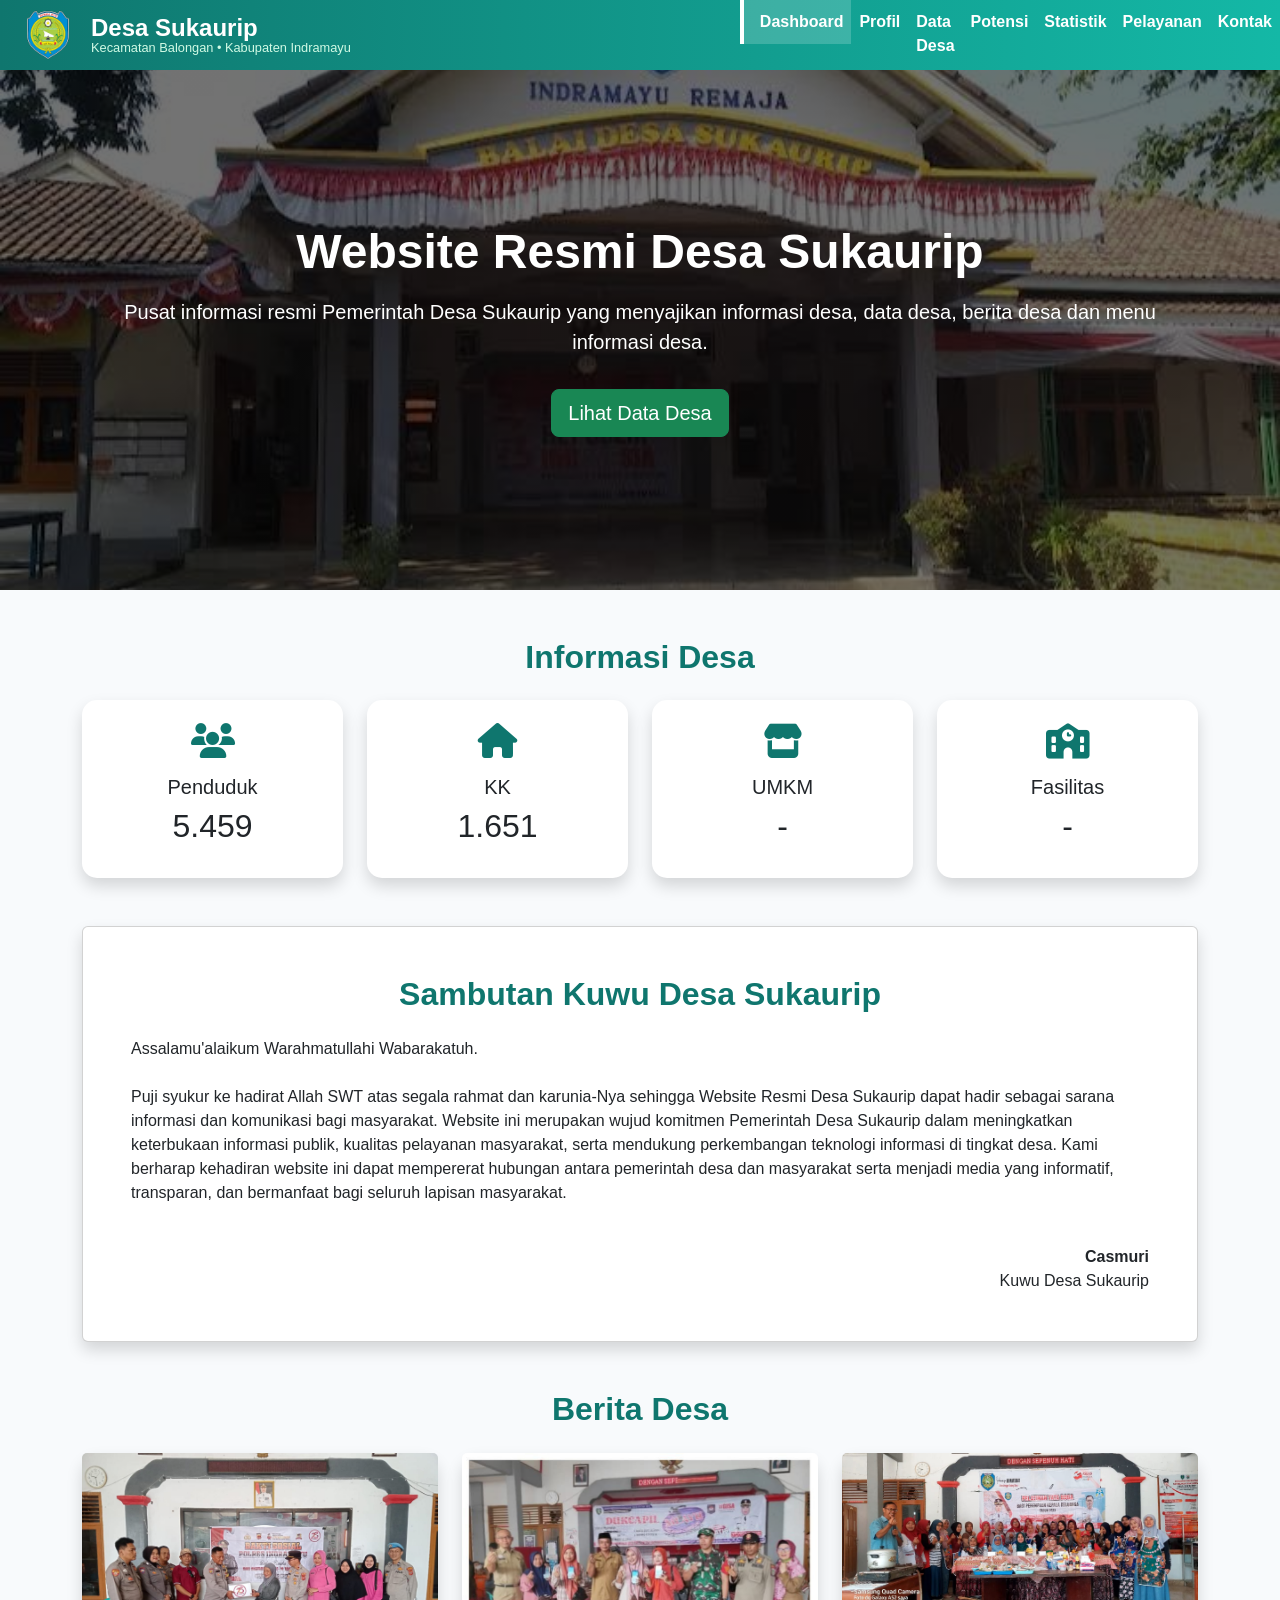
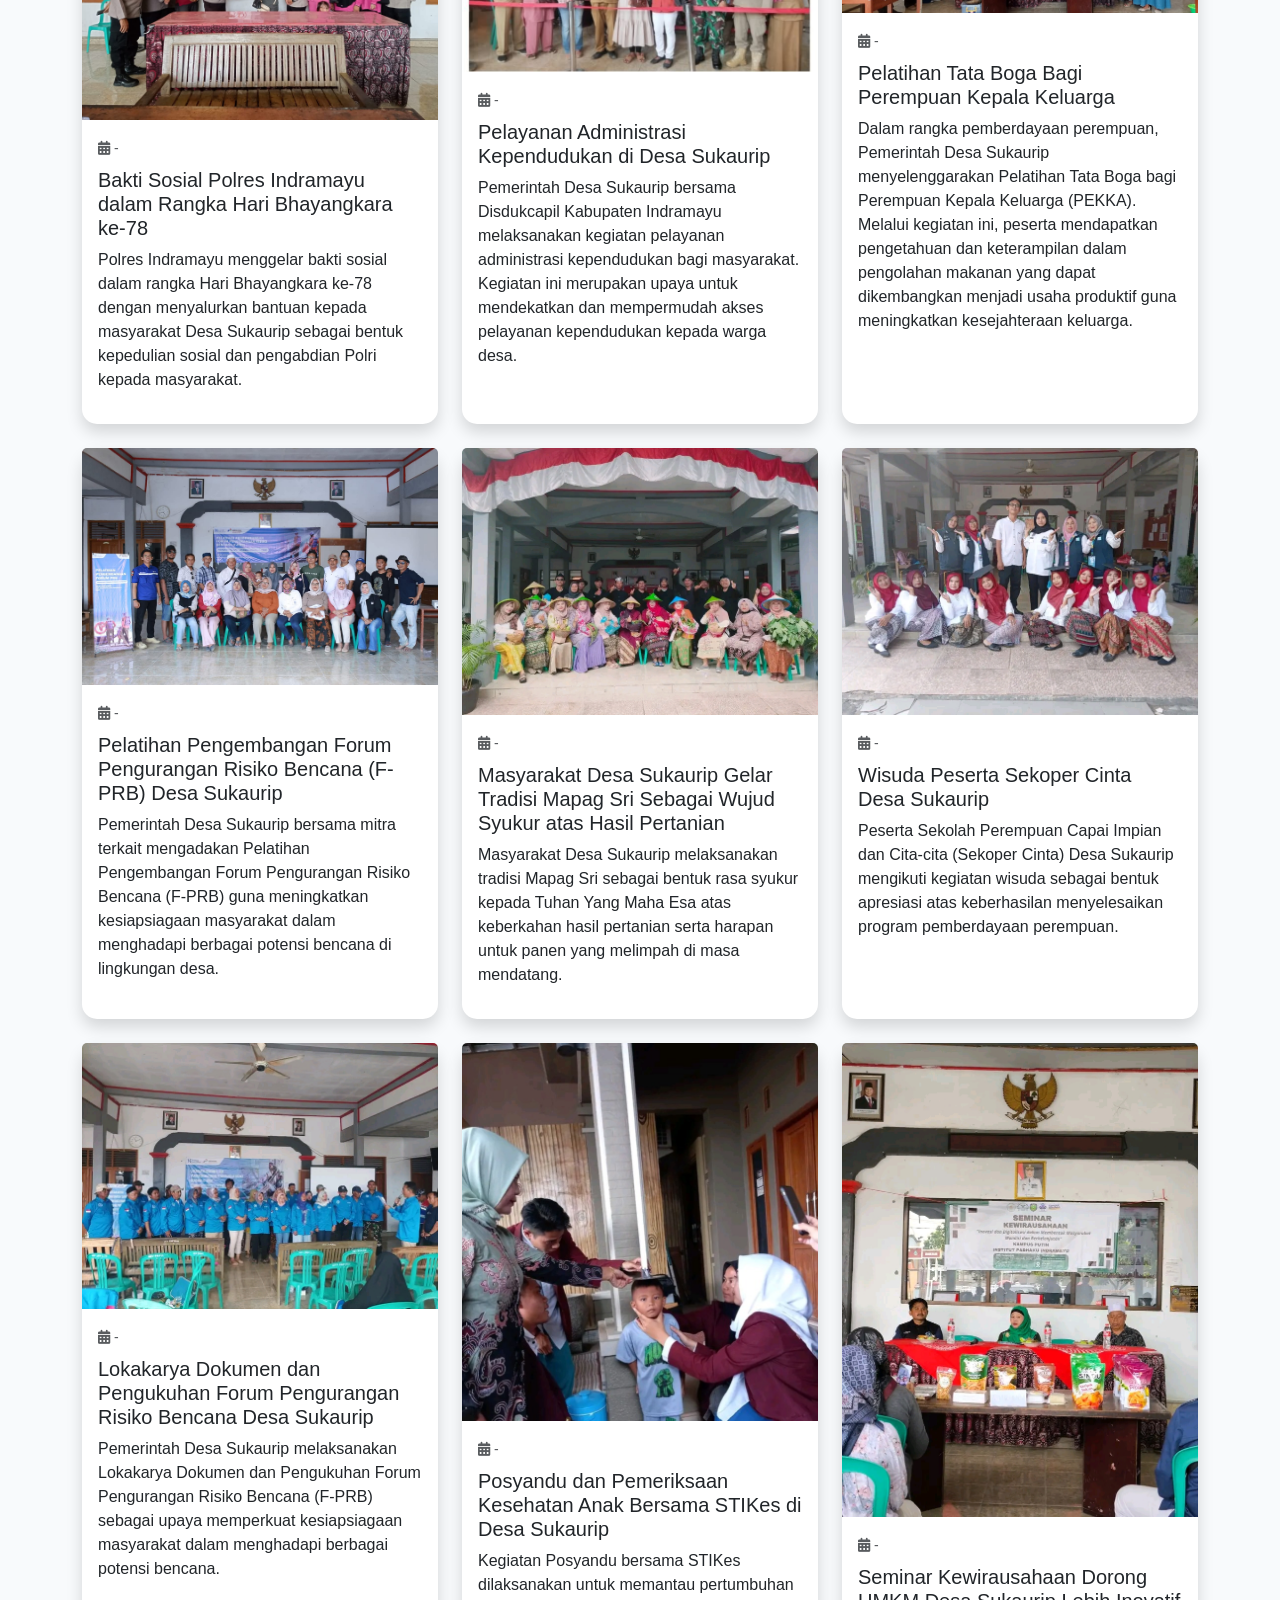
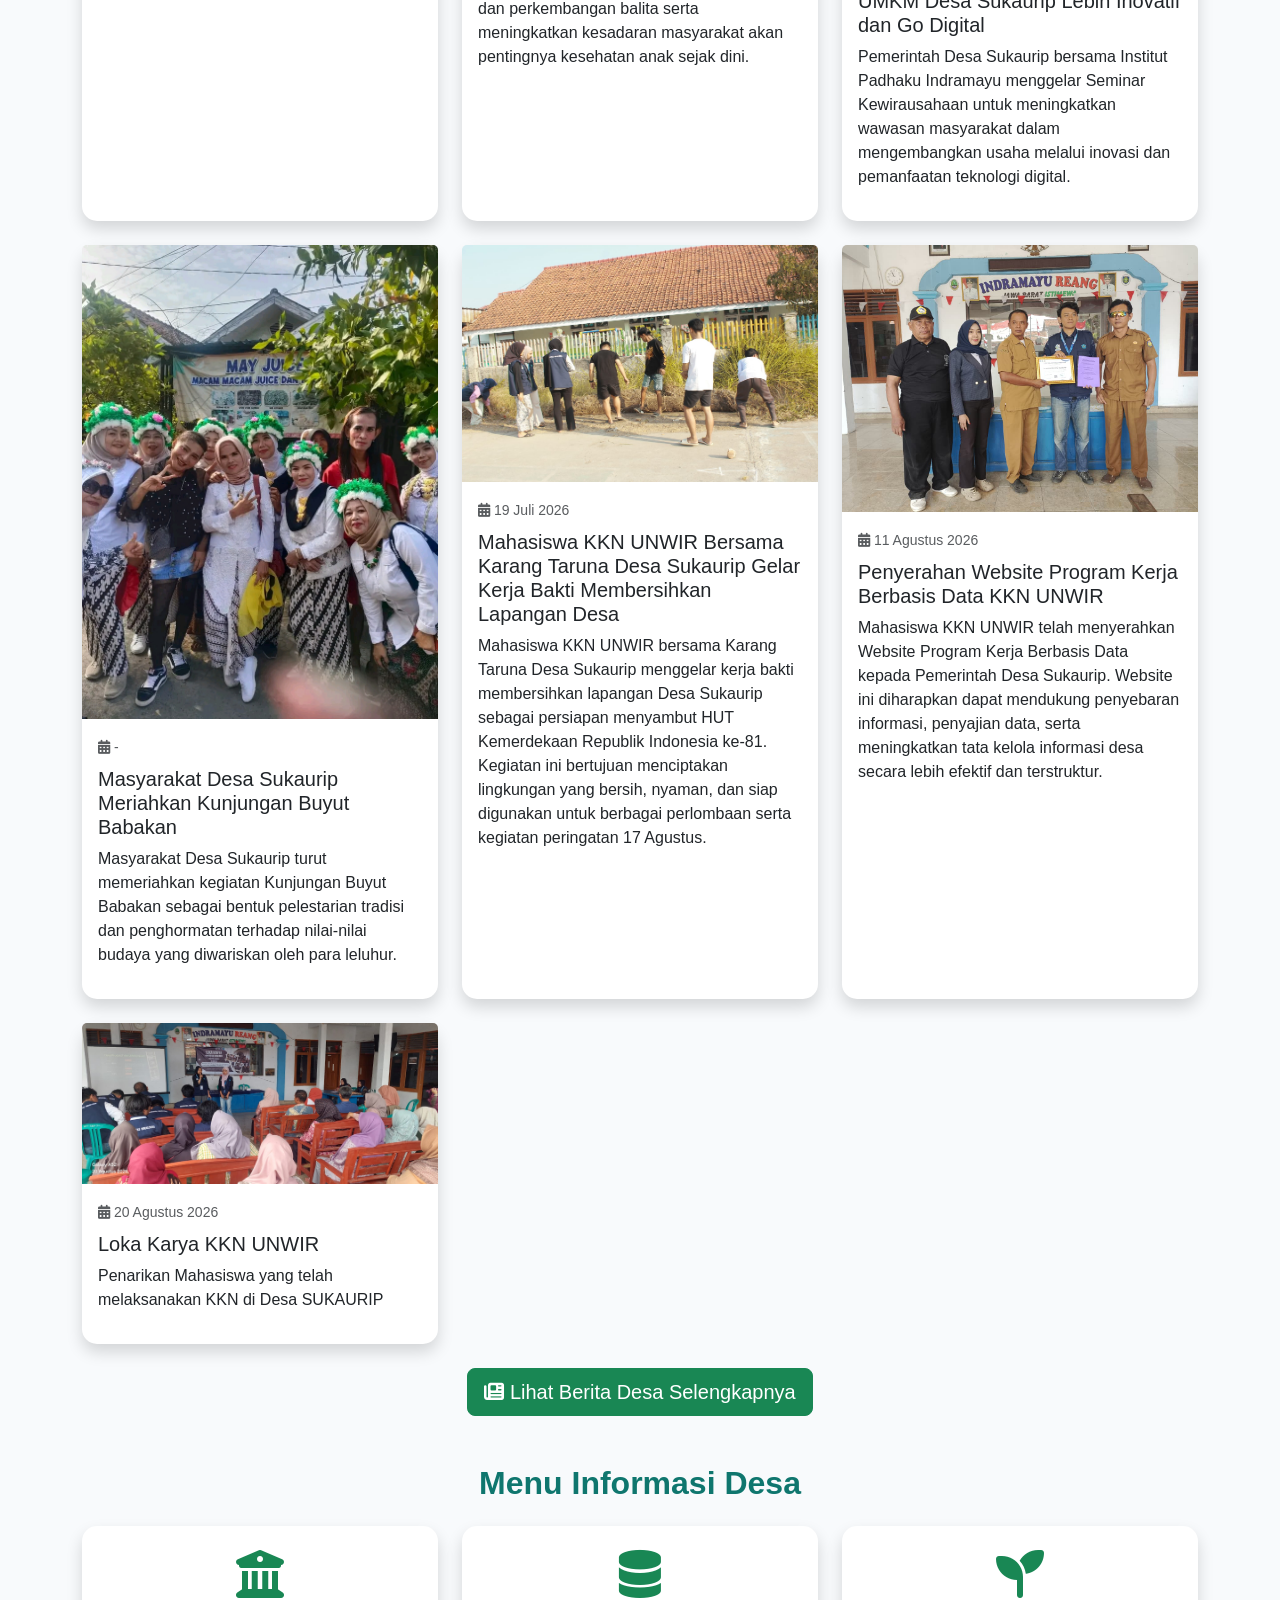
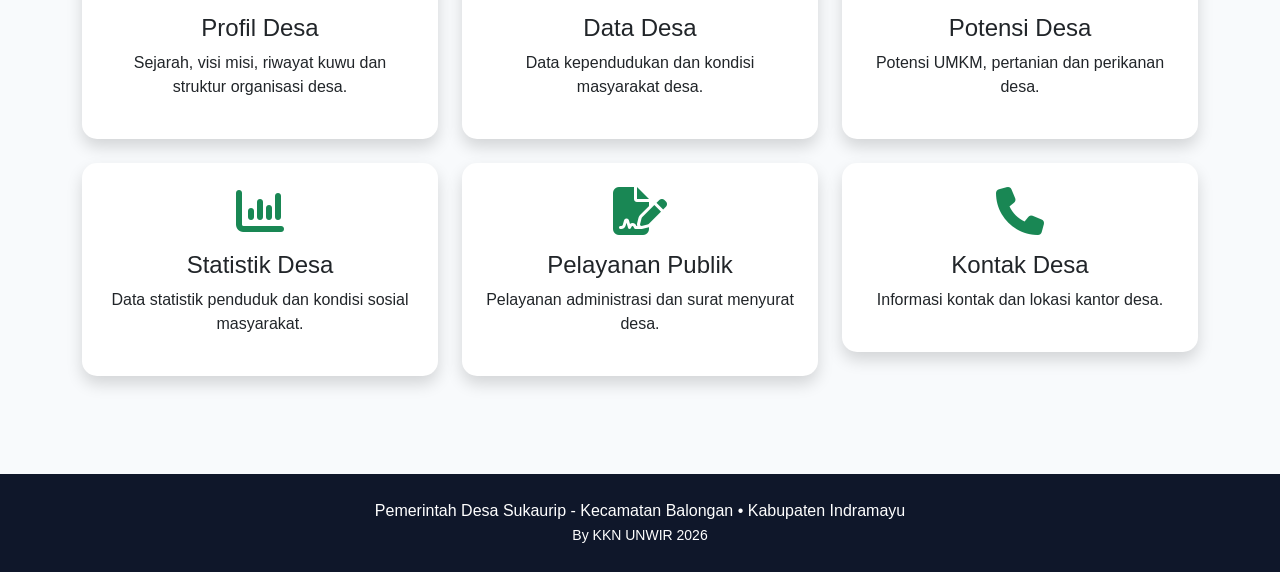
<file: index.html>
<!DOCTYPE html>
<html lang="id">
<head>
<meta charset="UTF-8">
<meta name="viewport" content="width=device-width, initial-scale=1">
<title>Website Resmi Desa Sukaurip Balongan</title>

<link href="https://cdn.jsdelivr.net/npm/bootstrap@5.3.3/dist/css/bootstrap.min.css" rel="stylesheet">
<link rel="stylesheet" href="https://cdnjs.cloudflare.com/ajax/libs/font-awesome/6.5.2/css/all.min.css">

<style>
:root{
--primary:#0f766e;
--secondary:#14b8a6;
--dark:#0f172a;
}

body{
font-family:'Segoe UI',sans-serif;
background:#f8fafc;
margin:0;
}

.navbar{
background:linear-gradient(90deg,var(--primary),var(--secondary));
padding:0;
min-height:70px;
}

.navbar-brand{
    display:flex;
    align-items:center;
    flex:1;
    min-width:0;
}

   .navbar .container-fluid{
    display:flex;
    align-items:center;
    justify-content:space-between;
    flex-wrap:nowrap;
}

.navbar-toggler{
margin-left:auto;
border:none;
box-shadow:none;
}

.navbar-toggler:focus{
box-shadow:none;
}

.navbar-brand img{
height:60px;
}
    .navbar .container-fluid{
    display:flex;
    align-items:center;
    justify-content:space-between;
    padding-left:8px !important;
    padding-right:8px !important;
}

.logo-text{
margin-left:3px;
line-height:1.1;
}

.desa-title{
color:white;
font-size:1.5rem;
font-weight:700;
}

.desa-subtitle{
color:#d1fae5;
font-size:.8rem;
}

.navbar-nav .nav-link{
    color:white !important;
    font-weight:600;
    padding:10px 15px;
    transition:.3s;
}

.navbar-nav .nav-link:hover{
    color:#d1fae5 !important;
}

.navbar-nav .nav-link.active{
    background:rgba(255,255,255,.18);
    border-left:4px solid #fff;
    color:#fff !important;
    border-radius:0;
    padding-left:16px;
}

.hero{
background:
linear-gradient(rgba(0,0,0,.55),rgba(0,0,0,.55)),
url("assets/balaidesa.jpeg");
background-size:cover;
background-position:center;
height:520px;
display:flex;
align-items:center;
justify-content:center;
text-align:center;
color:white;
}

.hero h1{
font-size:3rem;
font-weight:700;
}

.section-title{
color:var(--primary);
font-weight:700;
}

.card-custom{
border:none;
border-radius:15px;
transition:.3s;
}

.card-custom:hover{
transform:translateY(-5px);
}

.stat-icon{
font-size:35px;
color:var(--primary);
}

.footer{
    background:#0f172a;
    color:#fff;
    padding:25px 0;
    text-align:center;
    margin-top:50px;
}
@media (max-width:991px){

    .navbar-expand-lg .container-fluid{
        flex-wrap:nowrap !important;
    }

    .navbar-toggler{
        display:block;
        margin-left:auto;
        align-self:center;
        order:2;
    }

    .navbar-brand{
        order:1;
    }

}
@media(max-width:991px){

.hero{
height:420px;
}

.hero h1{
font-size:2rem;
}

.navbar-brand img{
height:45px;
}
}
/* Geser menu ke kanan */
.navbar-nav{
    padding-left:30px;
}

.navbar-nav .nav-item{
    margin-bottom:2px;
}

}
</style>
</head>

<body>
<!-- NAVBAR -->
<nav class="navbar navbar-expand-lg navbar-dark sticky-top">

    <div class="container-fluid px-1">

        <a class="navbar-brand" href="index.html">
            <img src="assets/logo.png" alt="Logo">

            <div class="logo-text">
                <div class="desa-title">Desa Sukaurip</div>
                <div class="desa-subtitle">
                    Kecamatan Balongan • Kabupaten Indramayu
                </div>
            </div>
        </a>

        <button class="navbar-toggler"
            type="button"
            data-bs-toggle="collapse"
            data-bs-target="#menu"
            aria-controls="menu"
            aria-expanded="false"
            aria-label="Toggle navigation">

            <span class="navbar-toggler-icon"></span>

        </button>

    </div>

    <div class="collapse navbar-collapse" id="menu">

        <ul class="navbar-nav ms-auto">

            <li class="nav-item">
                <a class="nav-link active" href="index.html">Dashboard</a>
            </li>

            <li class="nav-item">
                <a class="nav-link" href="profil.html">Profil</a>
            </li>

            <li class="nav-item">
                <a class="nav-link" href="data-desa.html">Data Desa</a>
            </li>

            <li class="nav-item">
                <a class="nav-link" href="potensi.html">Potensi</a>
            </li>

            <li class="nav-item">
                <a class="nav-link" href="statistik.html">Statistik</a>
            </li>

            <li class="nav-item">
                <a class="nav-link" href="pelayanan-publik.html">Pelayanan</a>
            </li>

            <li class="nav-item">
                <a class="nav-link" href="kontak.html">Kontak</a>
            </li>

        </ul>

    </div>

</nav>

<!-- HERO bagian foto -->
<section class="hero">
<div class="container">
<h1>Website Resmi Desa Sukaurip</h1>
<p class="lead mt-3">
Pusat informasi resmi Pemerintah Desa Sukaurip yang menyajikan informasi desa, data desa, berita desa dan menu informasi desa.
</p>

<a href="#statistik" class="btn btn-success btn-lg mt-3">Lihat Data Desa</a>
</div>
</section>



    
<!-- STATISTIK INFORMASI DESA -->
<section class="container py-5" id="statistik">
<h2 class="section-title text-center mb-4">Informasi Desa</h2>
<div class="row g-4">
<div class="col-md-3">
<div class="card card-custom shadow p-4 text-center">
<i class="fa-solid fa-users stat-icon"></i>
<h5 class="mt-3">Penduduk</h5><h2>5.459</h2>
</div>
</div>

<div class="col-md-3">
<div class="card card-custom shadow p-4 text-center">
<i class="fa-solid fa-house stat-icon"></i>
<h5 class="mt-3">KK</h5><h2>1.651</h2>
</div>
</div>
    
<!-- input umkm -->
<div class="col-md-3">
<div class="card card-custom shadow p-4 text-center">
<i class="fa-solid fa-store stat-icon"></i>
<h5 class="mt-3">UMKM</h5><h2>-</h2>
</div>
</div>

<div class="col-md-3">
<div class="card card-custom shadow p-4 text-center">
<i class="fa-solid fa-school stat-icon"></i>
<h5 class="mt-3">Fasilitas</h5><h2>-</h2>
</div>
</div>
</div>
</section>



    
<!-- SAMBUTAN -->
<section class="container pb-5">
<div class="card shadow p-5">
<h2 class="section-title text-center mb-4">Sambutan Kuwu Desa Sukaurip</h2>
<p>
Assalamu'alaikum Warahmatullahi Wabarakatuh.<br><br>
Puji syukur ke hadirat Allah SWT atas segala rahmat dan karunia-Nya sehingga Website Resmi Desa Sukaurip dapat hadir sebagai sarana informasi dan komunikasi bagi masyarakat.
Website ini merupakan wujud komitmen Pemerintah Desa Sukaurip dalam meningkatkan keterbukaan informasi publik, kualitas pelayanan masyarakat, serta mendukung perkembangan teknologi informasi di tingkat desa.
Kami berharap kehadiran website ini dapat mempererat hubungan antara pemerintah desa dan masyarakat serta menjadi media yang informatif, transparan, dan bermanfaat bagi seluruh lapisan masyarakat.
</p>
<div class="text-end mt-4">
<strong>Casmuri</strong><br>Kuwu Desa Sukaurip</div>
</div>
</section>



    
<!-- BERITA DESA -->
<section class="container pb-5">
<h2 class="section-title text-center mb-4">Berita Desa</h2>

<div class="row g-4">

<!-- Berita 1 -->
<div class="col-md-4">
<div class="card card-custom shadow h-100">
<img src="assets/baktisosial.png" class="card-img-top" alt="Berita Desa">
<div class="card-body">
<small class="text-muted">
<i class="fa-solid fa-calendar-days"></i> -
</small>
<h5 class="mt-2">
Bakti Sosial Polres Indramayu dalam Rangka Hari Bhayangkara ke-78</h5>
<p>
Polres Indramayu menggelar bakti sosial dalam rangka Hari Bhayangkara ke-78 dengan menyalurkan bantuan kepada masyarakat Desa Sukaurip sebagai bentuk kepedulian sosial dan pengabdian Polri kepada masyarakat.
</p>
</div>
</div>
</div>

<!-- Berita 2 -->
<div class="col-md-4">
<div class="card card-custom shadow h-100">
<img src="assets/dukcapil.jpeg" class="card-img-top" alt="Berita Desa">
<div class="card-body">
<small class="text-muted">
<i class="fa-solid fa-calendar-days"></i> -
</small>
<h5 class="mt-2">
Pelayanan Administrasi Kependudukan di Desa Sukaurip
</h5>
<p>
Pemerintah Desa Sukaurip bersama Disdukcapil Kabupaten Indramayu melaksanakan kegiatan pelayanan administrasi kependudukan bagi masyarakat. Kegiatan ini merupakan upaya untuk mendekatkan dan mempermudah akses pelayanan kependudukan kepada warga desa.
</p>
</div>
</div>
</div>

<!-- Berita 3 -->
<div class="col-md-4">
<div class="card card-custom shadow h-100">
<img src="assets/pelatihantataboga.jpeg" class="card-img-top" alt="Berita Desa">
<div class="card-body">
<small class="text-muted">
<i class="fa-solid fa-calendar-days"></i> -
</small>
<h5 class="mt-2">
Pelatihan Tata Boga Bagi Perempuan Kepala Keluarga
</h5>
<p>
Dalam rangka pemberdayaan perempuan, Pemerintah Desa Sukaurip menyelenggarakan Pelatihan Tata Boga bagi Perempuan Kepala Keluarga (PEKKA). Melalui kegiatan ini, peserta mendapatkan pengetahuan dan keterampilan dalam pengolahan makanan yang dapat dikembangkan menjadi usaha produktif guna meningkatkan kesejahteraan keluarga.
</p>
</div>
</div>
</div>

<!-- Berita 4 -->
<div class="col-md-4">
<div class="card card-custom shadow h-100">
<img src="assets/resikobencana.png" class="card-img-top" alt="Berita Desa">
<div class="card-body">
<small class="text-muted">
<i class="fa-solid fa-calendar-days"></i> -
</small>
<h5 class="mt-2">
Pelatihan Pengembangan Forum Pengurangan Risiko Bencana (F-PRB) Desa Sukaurip
</h5>
<p>
Pemerintah Desa Sukaurip bersama mitra terkait mengadakan Pelatihan Pengembangan Forum Pengurangan Risiko Bencana (F-PRB) guna meningkatkan kesiapsiagaan masyarakat dalam menghadapi berbagai potensi bencana di lingkungan desa.
</div>
</div>
</div>


<!-- Berita 5 -->
<div class="col-md-4">
<div class="card card-custom shadow h-100">
<img src="assets/mapagsri140522.png" class="card-img-top" alt="Berita Desa">
<div class="card-body">
<small class="text-muted">
<i class="fa-solid fa-calendar-days"></i> -
</small>
<h5 class="mt-2">
Masyarakat Desa Sukaurip Gelar Tradisi Mapag Sri Sebagai Wujud Syukur atas Hasil Pertanian
</h5>
<p>
Masyarakat Desa Sukaurip melaksanakan tradisi Mapag Sri sebagai bentuk rasa syukur kepada Tuhan Yang Maha Esa atas keberkahan hasil pertanian serta harapan untuk panen yang melimpah di masa mendatang.
</p>
</div>
</div>
</div>

<!-- Berita 6 -->
<div class="col-md-4">
<div class="card card-custom shadow h-100">
<img src="assets/wisudasekopercinta201223.png" class="card-img-top" alt="Berita Desa">
<div class="card-body">
<small class="text-muted">
<i class="fa-solid fa-calendar-days"></i> -
</small>
<h5 class="mt-2">
Wisuda Peserta Sekoper Cinta Desa Sukaurip
</h5>
<p>
Peserta Sekolah Perempuan Capai Impian dan Cita-cita (Sekoper Cinta) Desa Sukaurip mengikuti kegiatan wisuda sebagai bentuk apresiasi atas keberhasilan menyelesaikan program pemberdayaan perempuan.
</p>
</div>
</div>
</div>

<!-- Berita 7 -->
<div class="col-md-4">
<div class="card card-custom shadow h-100">
<img src="assets/lokakarya.png" class="card-img-top" alt="Berita Desa">
<div class="card-body">
<small class="text-muted">
<i class="fa-solid fa-calendar-days"></i> -
</small>
<h5 class="mt-2">
Lokakarya Dokumen dan Pengukuhan Forum Pengurangan Risiko Bencana Desa Sukaurip
</h5>
<p>
Pemerintah Desa Sukaurip melaksanakan Lokakarya Dokumen dan Pengukuhan Forum Pengurangan Risiko Bencana (F-PRB) sebagai upaya memperkuat kesiapsiagaan masyarakat dalam menghadapi berbagai potensi bencana.
</p>
</div>
</div>
</div>

<!-- Berita 8 -->
<div class="col-md-4">
<div class="card card-custom shadow h-100">
<img src="assets/posyandustikes.png" class="card-img-top" alt="Berita Desa">
<div class="card-body">
<small class="text-muted">
<i class="fa-solid fa-calendar-days"></i> -
</small>
<h5 class="mt-2">
Posyandu dan Pemeriksaan Kesehatan Anak Bersama STIKes di Desa Sukaurip
</h5>
<p>
Kegiatan Posyandu bersama STIKes dilaksanakan untuk memantau pertumbuhan dan perkembangan balita serta meningkatkan kesadaran masyarakat akan pentingnya kesehatan anak sejak dini.
</p>
</div>
</div>
</div>

<!-- Berita 9 -->
<div class="col-md-4">
<div class="card card-custom shadow h-100">
<img src="assets/seminarkewirausahaankampusputih.png" class="card-img-top" alt="Berita Desa">
<div class="card-body">
<small class="text-muted">
<i class="fa-solid fa-calendar-days"></i> -
</small>
<h5 class="mt-2">
Seminar Kewirausahaan Dorong UMKM Desa Sukaurip Lebih Inovatif dan Go Digital
</h5>
<p>
Pemerintah Desa Sukaurip bersama Institut Padhaku Indramayu menggelar Seminar Kewirausahaan untuk meningkatkan wawasan masyarakat dalam mengembangkan usaha melalui inovasi dan pemanfaatan teknologi digital.
</p>
</div>
</div>
</div>

<!-- Berita 10 -->
<div class="col-md-4">
<div class="card card-custom shadow h-100">
<img src="assets/unjunganbuyutbabakan181025.png" class="card-img-top" alt="Berita Desa">
<div class="card-body">
<small class="text-muted">
<i class="fa-solid fa-calendar-days"></i> -
</small>
<h5 class="mt-2">
Masyarakat Desa Sukaurip Meriahkan Kunjungan Buyut Babakan
</h5>
<p>
Masyarakat Desa Sukaurip turut memeriahkan kegiatan Kunjungan Buyut Babakan sebagai bentuk pelestarian tradisi dan penghormatan terhadap nilai-nilai budaya yang diwariskan oleh para leluhur.
</p>
</div>
</div>
</div>

<!-- Berita 11 -->
<div class="col-md-4">
<div class="card card-custom shadow h-100">
<img src="assets/kartarkknunwir.jpeg" class="card-img-top" alt="Berita Desa">
<div class="card-body">
<small class="text-muted">
<i class="fa-solid fa-calendar-days"></i> 19 Juli 2026
</small>
<h5 class="mt-2">
Mahasiswa KKN UNWIR Bersama Karang Taruna Desa Sukaurip Gelar Kerja Bakti Membersihkan Lapangan Desa
</h5>
<p>
Mahasiswa KKN UNWIR bersama Karang Taruna Desa Sukaurip menggelar kerja bakti membersihkan lapangan Desa Sukaurip sebagai persiapan menyambut HUT Kemerdekaan Republik Indonesia ke-81. Kegiatan ini bertujuan menciptakan lingkungan yang bersih, nyaman, dan siap digunakan untuk berbagai perlombaan serta kegiatan peringatan 17 Agustus.
</p>
</div>
</div>
</div>

    <!-- Berita 12 -->
<div class="col-md-4">
<div class="card card-custom shadow h-100">
<img src="assets/WhatsApp Image 2026-08-11 at 10.55.42 (1).jpeg" class="card-img-top" alt="Berita Desa">
<div class="card-body">
<small class="text-muted">
<i class="fa-solid fa-calendar-days"></i> 11 Agustus 2026
</small>
<h5 class="mt-2">
Penyerahan Website Program Kerja Berbasis Data KKN UNWIR
</h5>
<p>
Mahasiswa KKN UNWIR telah menyerahkan Website Program Kerja Berbasis Data kepada Pemerintah Desa Sukaurip. Website ini diharapkan dapat mendukung penyebaran informasi, penyajian data, serta meningkatkan tata kelola informasi desa secara lebih efektif dan terstruktur.
</p>
</div>
</div>
</div>

       <!-- Berita 12 -->
<div class="col-md-4">
<div class="card card-custom shadow h-100">
<img src="assets/LOKAKARYA.jpg" class="card-img-top" alt="Berita Desa">
<div class="card-body">
<small class="text-muted">
<i class="fa-solid fa-calendar-days"></i> 20 Agustus 2026
</small>
<h5 class="mt-2">
Loka Karya KKN UNWIR
</h5>
<p>
Penarikan Mahasiswa yang telah melaksanakan KKN di Desa SUKAURIP
</div>
</div>

    
</div>

<div class="text-center mt-4">
<a href="berita-detail.html" class="btn btn-success btn-lg">
<i class="fa-solid fa-newspaper"></i>
Lihat Berita Desa Selengkapnya
</a>
</div>

</section>

<!-- MENU INFORMASI -->
<section class="container pb-5">
<h2 class="section-title text-center mb-4">Menu Informasi Desa</h2>
<div class="row g-4">
<div class="col-md-4">
<a href="profil.html" class="text-decoration-none text-dark">
<div class="card card-custom shadow p-4 text-center">
<i class="fa-solid fa-building-columns fa-3x text-success"></i>
<h4 class="mt-3">Profil Desa</h4>
<p>Sejarah, visi misi, riwayat kuwu dan struktur organisasi desa.</p>
</div>
</a>
</div>

<div class="col-md-4">
<a href="data-desa.html" class="text-decoration-none text-dark">
<div class="card card-custom shadow p-4 text-center">
<i class="fa-solid fa-database fa-3x text-success"></i>
<h4 class="mt-3">Data Desa</h4>
<p>Data kependudukan dan kondisi masyarakat desa.</p>
</div>
</a>
</div>

<div class="col-md-4">
<a href="potensi.html" class="text-decoration-none text-dark">
<div class="card card-custom shadow p-4 text-center">
<i class="fa-solid fa-seedling fa-3x text-success"></i>
<h4 class="mt-3">Potensi Desa</h4>
<p>Potensi UMKM, pertanian dan perikanan desa.</p>
</div>
</a>
</div>

<div class="col-md-4">
<a href="statistik.html" class="text-decoration-none text-dark">
<div class="card card-custom shadow p-4 text-center">
<i class="fa-solid fa-chart-column fa-3x text-success"></i>
<h4 class="mt-3">Statistik Desa</h4>
<p>Data statistik penduduk dan kondisi sosial masyarakat.</p>
</div>
</a>
</div>

<div class="col-md-4">
<a href="pelayanan-publik.html" class="text-decoration-none text-dark">
<div class="card card-custom shadow p-4 text-center">
<i class="fa-solid fa-file-signature fa-3x text-success"></i>
<h4 class="mt-3">Pelayanan Publik</h4>
<p>Pelayanan administrasi dan surat menyurat desa.</p>
</div>
</a>
</div>

<div class="col-md-4">
<a href="kontak.html" class="text-decoration-none text-dark">
<div class="card card-custom shadow p-4 text-center">
<i class="fa-solid fa-phone fa-3x text-success"></i>
<h4 class="mt-3">Kontak Desa</h4>
<p>Informasi kontak dan lokasi kantor desa.</p>
</div>
</a>
</div>

</div>

</section>

<!-- FOOTER -->
<footer class="footer">
    <div class="container-fluid text-center">
        <p class="mb-0">
            Pemerintah Desa Sukaurip - Kecamatan Balongan • Kabupaten Indramayu
        </p>
        <small>By KKN UNWIR 2026</small>
    </div>
</footer>

<script src="https://cdn.jsdelivr.net/npm/bootstrap@5.3.3/dist/js/bootstrap.bundle.min.js"></script>

</body>
</html>
</file>
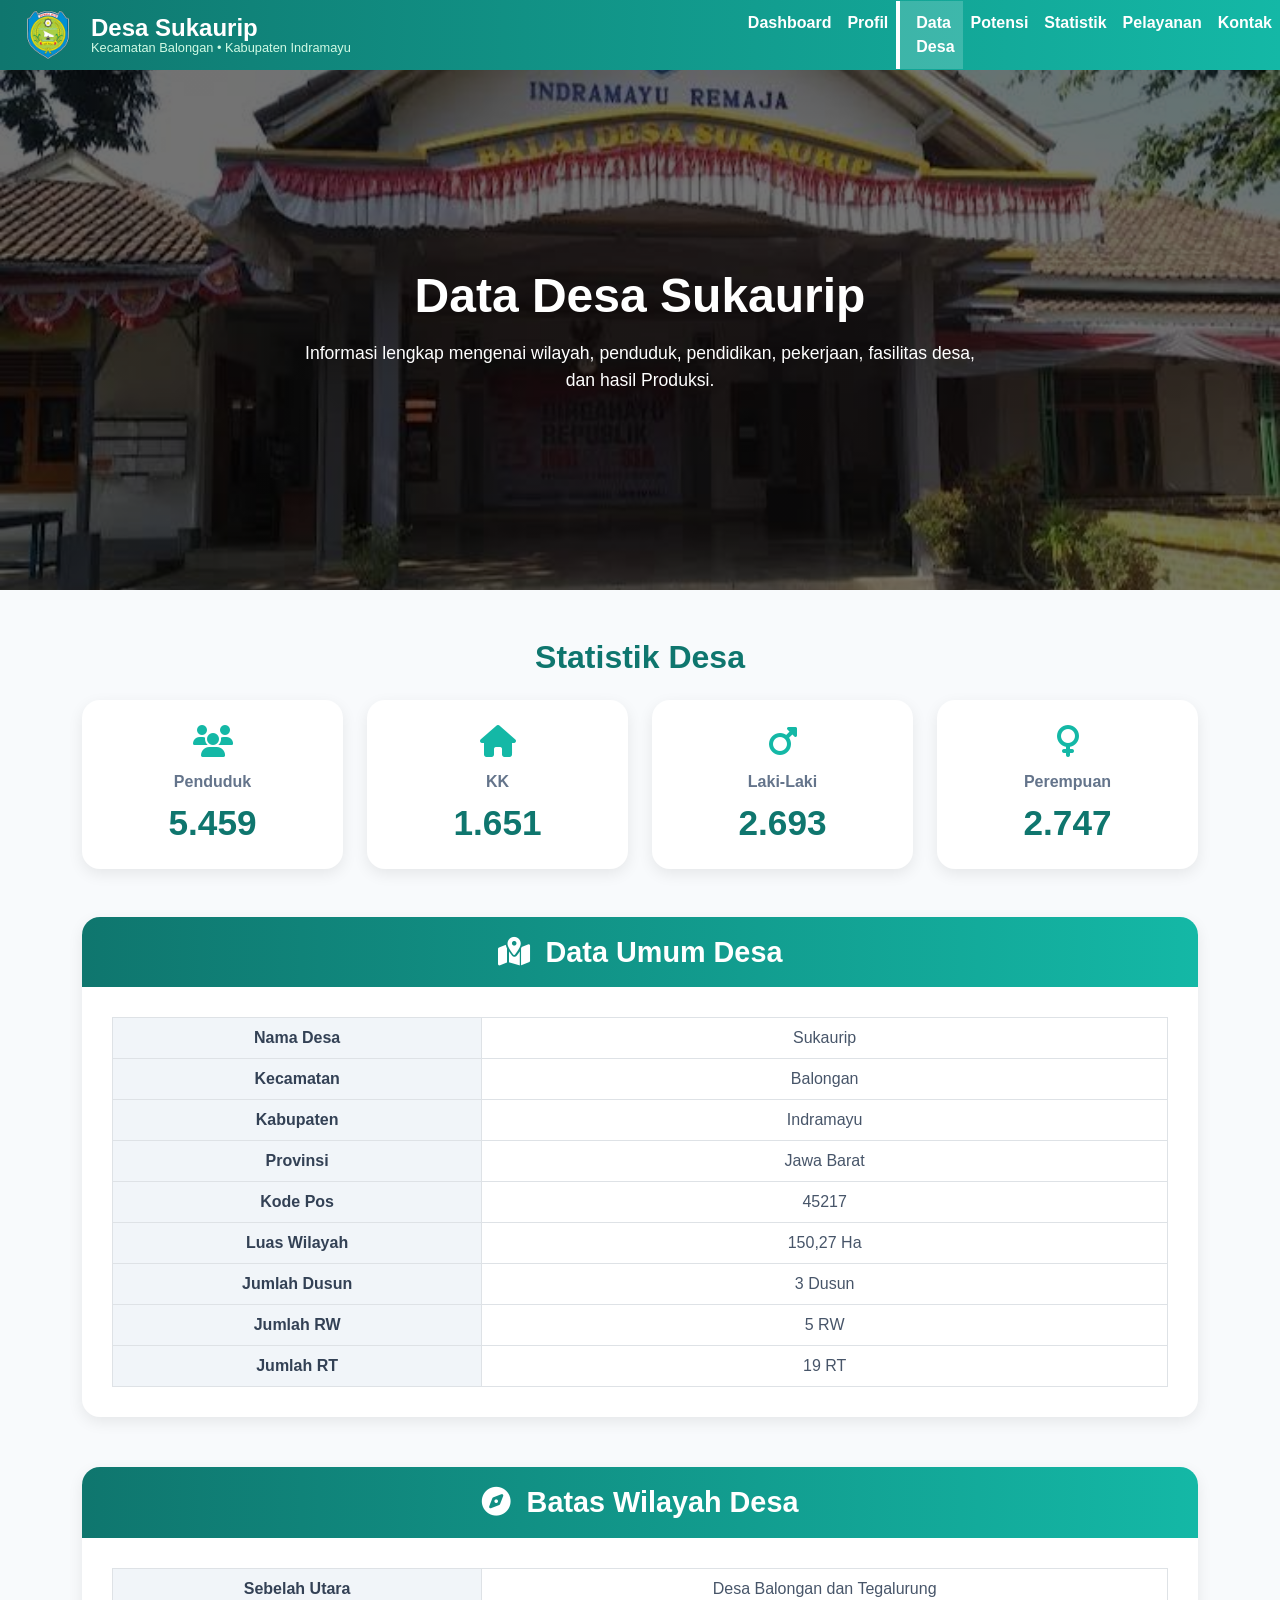
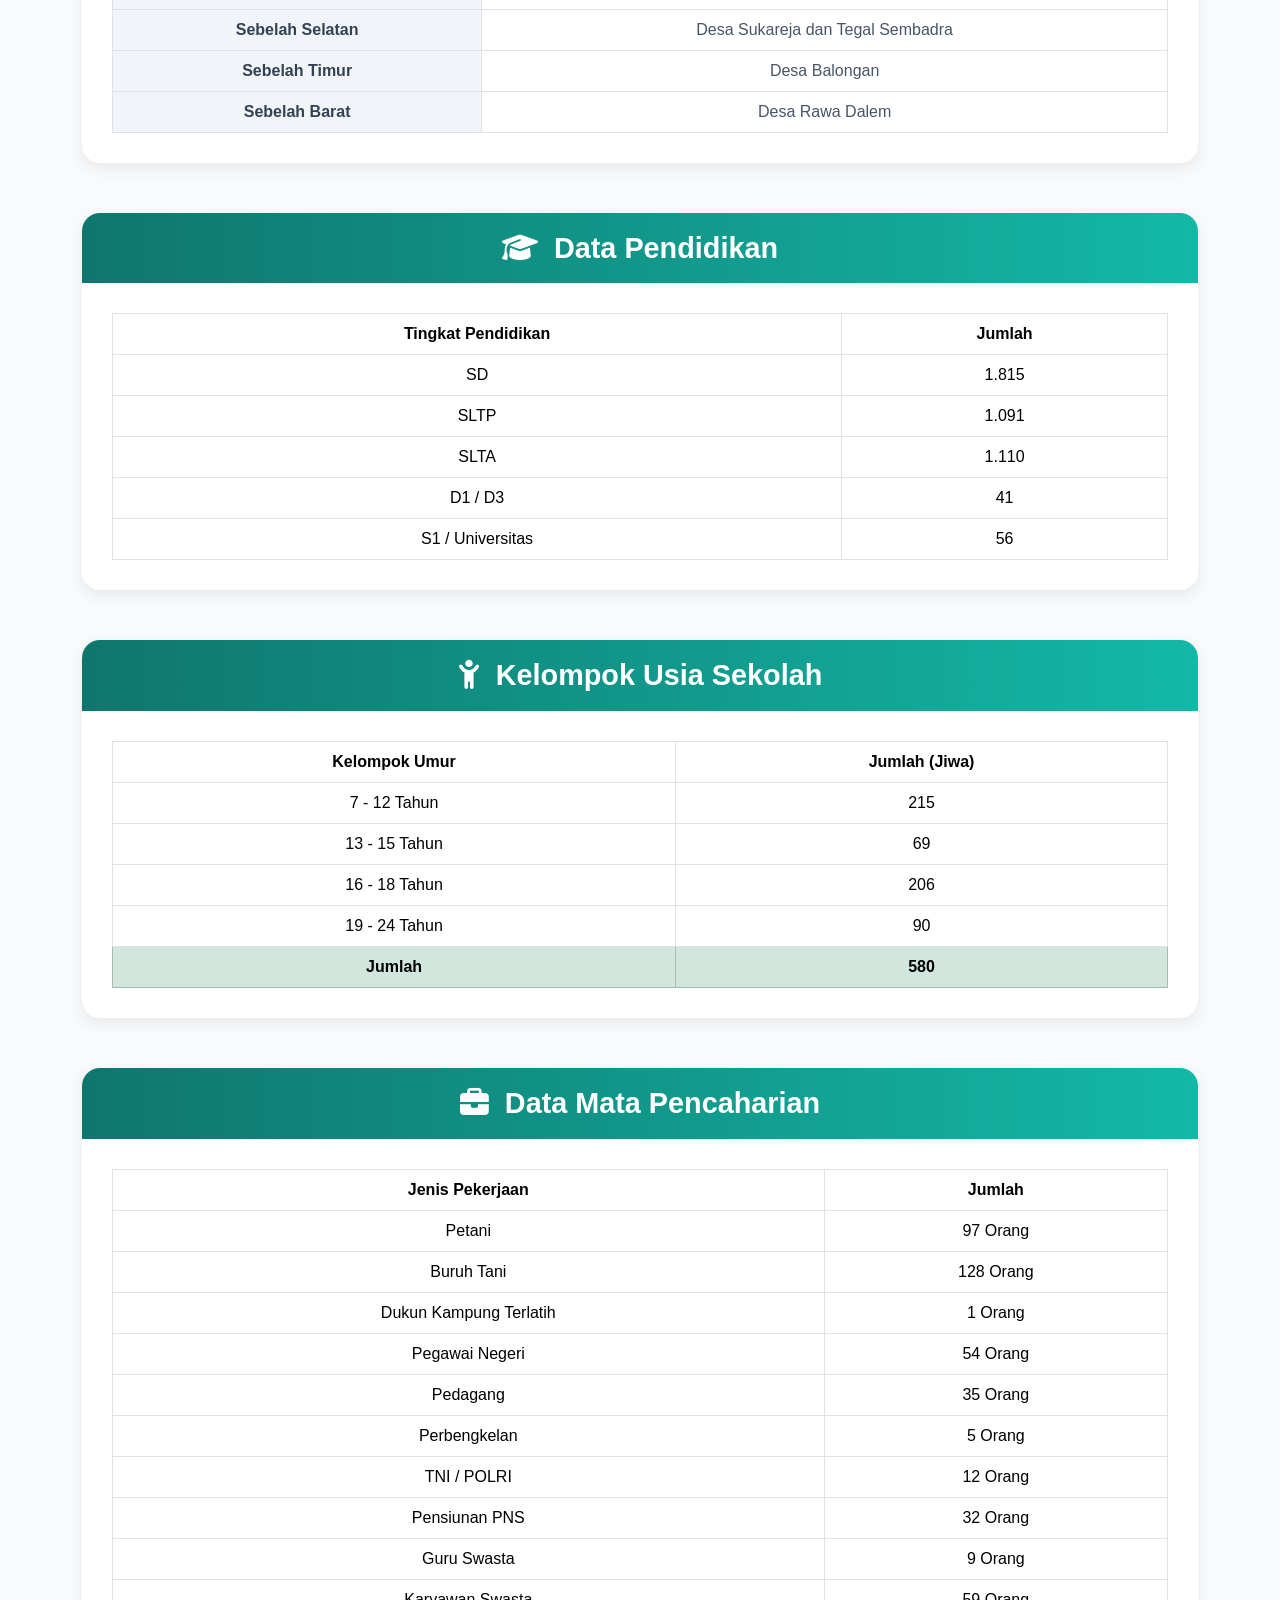
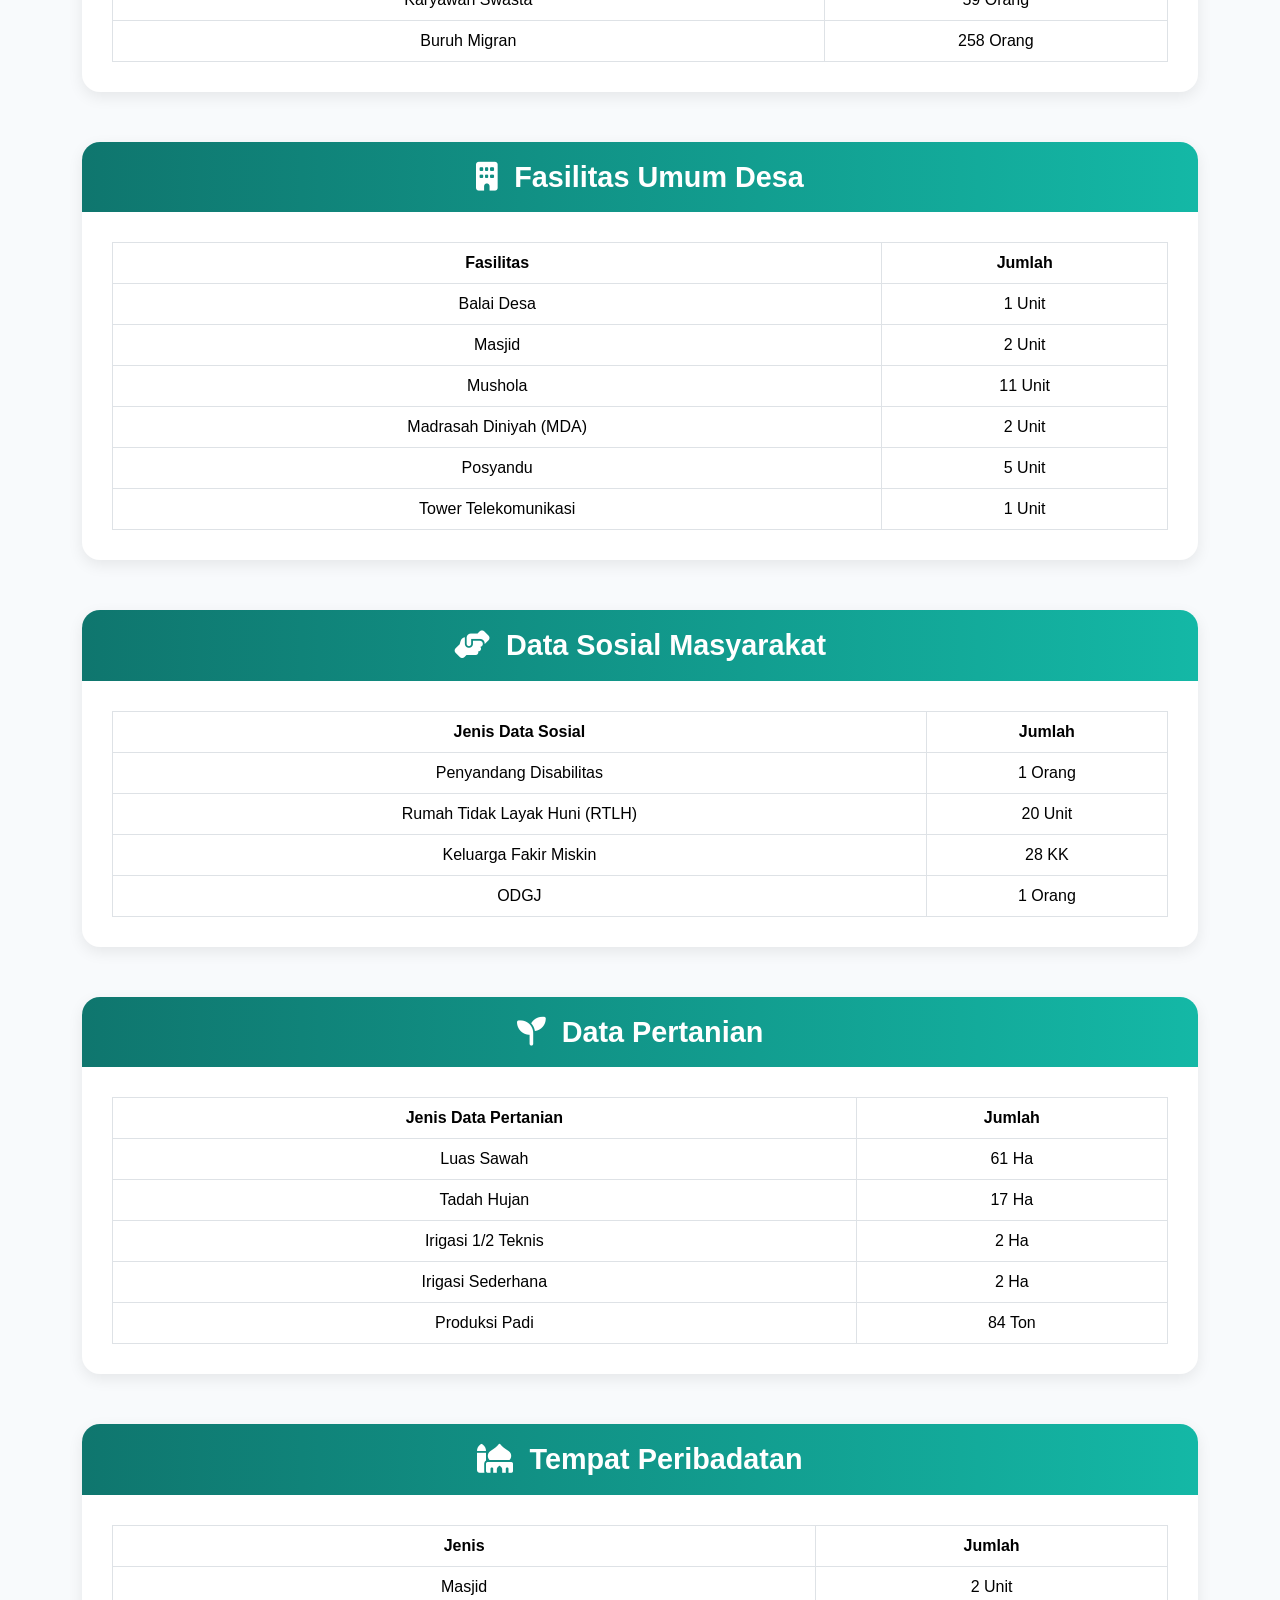
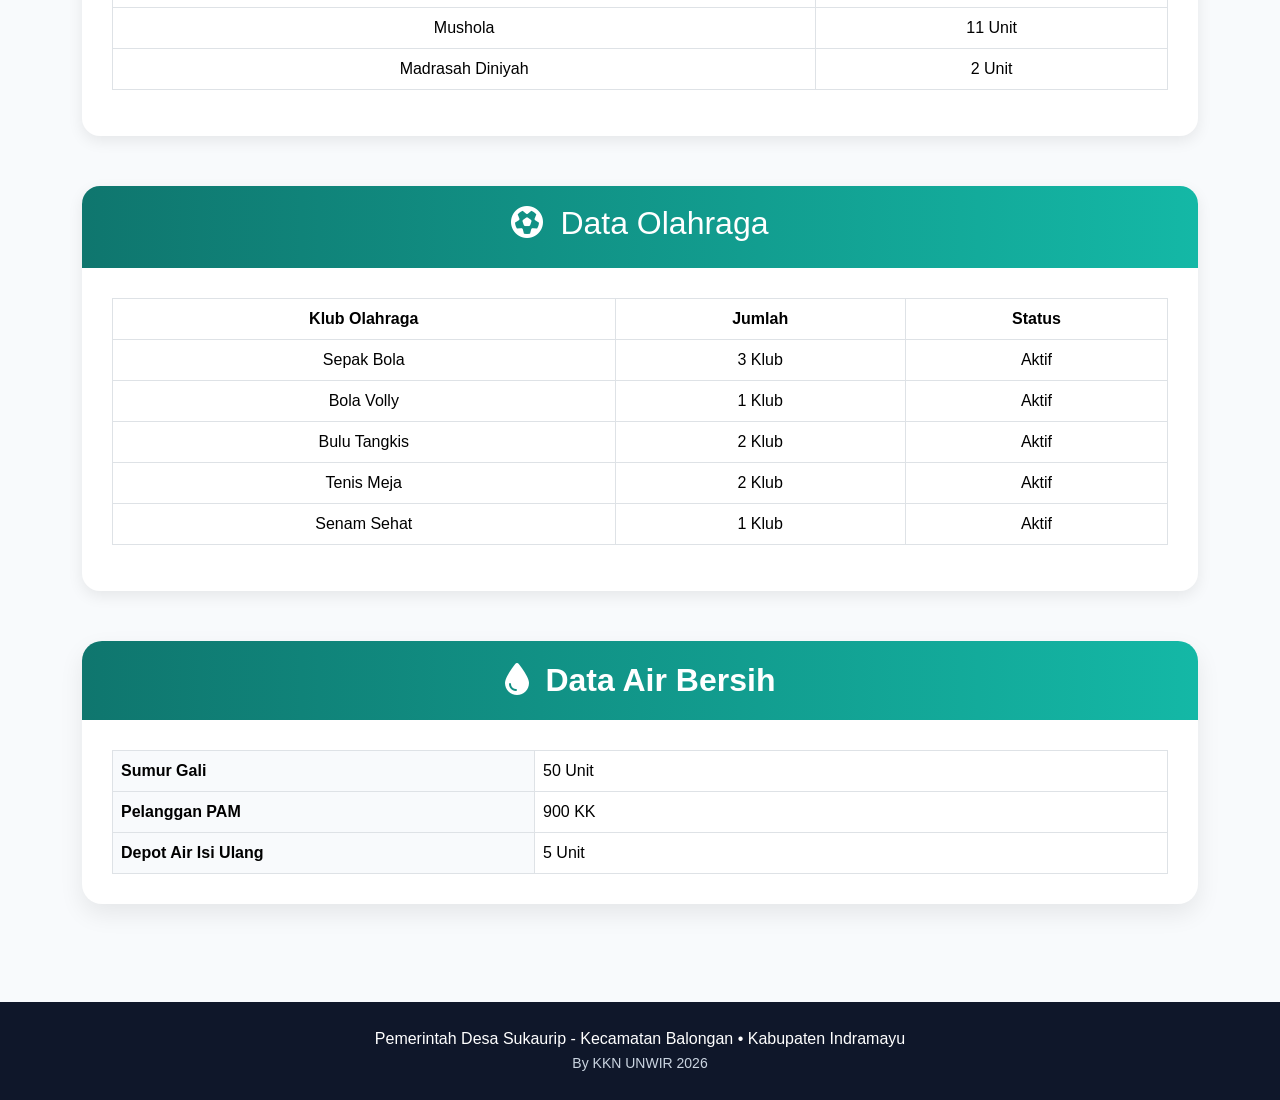
<file: data-desa.html>
<!DOCTYPE html>
<html lang="id">
<head>
<meta charset="UTF-8">
<meta name="viewport" content="width=device-width, initial-scale=1">

<title>Data Desa Sukaurip Balongan</title>

<link href="https://cdn.jsdelivr.net/npm/bootstrap@5.3.3/dist/css/bootstrap.min.css" rel="stylesheet">
<link rel="stylesheet" href="https://cdnjs.cloudflare.com/ajax/libs/font-awesome/6.5.2/css/all.min.css">

<style>

:root{
    --primary:#0f766e;
    --secondary:#14b8a6;
    --dark:#0f172a;
}

body{
    font-family:'Segoe UI',sans-serif;
    background:#f8fafc;
    margin:0;
}

/* NAVBAR */
.navbar{
background:linear-gradient(90deg,var(--primary),var(--secondary));
padding:0;
min-height:70px;
}

.navbar-brand{
    display:flex;
    align-items:center;
    flex:1;
    min-width:0;
}

   .navbar .container-fluid{
    display:flex;
    align-items:center;
    justify-content:space-between;
    flex-wrap:nowrap;
}

.navbar-toggler{
margin-left:auto;
border:none;
box-shadow:none;
}

.navbar-toggler:focus{
box-shadow:none;
}

.navbar-brand img{
height:60px;
}
    .navbar .container-fluid{
    display:flex;
    align-items:center;
    justify-content:space-between;
    padding-left:8px !important;
    padding-right:8px !important;
}

.logo-text{
margin-left:3px;
line-height:1.1;
}

.desa-title{
color:white;
font-size:1.5rem;
font-weight:700;
}

.desa-subtitle{
color:#d1fae5;
font-size:.8rem;
}

.navbar-nav .nav-link{
    color:white !important;
    font-weight:600;
    padding:10px 15px;
    transition:.3s;
}

.navbar-nav .nav-link:hover{
    color:#d1fae5 !important;
}

.navbar-nav .nav-link.active{
    background:rgba(255,255,255,.18);
    border-left:4px solid #fff;
    color:#fff !important;
    border-radius:0;
    padding-left:16px;
}
    
/* HERO */
.hero{
    background:
    linear-gradient(rgba(0,0,0,.55),rgba(0,0,0,.55)),
    url("assets/balaidesa.jpeg");

    background-size:cover;
    background-position:center;
    height:520px;

    display:flex;
    align-items:center;
    justify-content:center;

    text-align:center;
    color:white;
}

.hero h1{
    font-size:3rem;
    font-weight:700;
}

.hero p{
    font-size:1.1rem;
    max-width:700px;
    margin:auto;
}

/* CONTENT */

.section-title{
    color:var(--primary);
    font-weight:700;
}

.card{
    border:none;
    border-radius:15px;
}

    
/* ======================
   DATA UMUM DESA
====================== */
.data-umum{
    padding-bottom:50px;
}

.data-umum-card{
    background:#fff;
    border:none;
    border-radius:18px;
    overflow:hidden;
    box-shadow:0 5px 15px rgba(0,0,0,.08);
}

.data-umum-header{
    background:linear-gradient(
        90deg,
        var(--primary),
        var(--secondary)
    );
    color:white;
    text-align:center;
    padding:18px;
}

.data-umum-header h2{
    margin:0;
    font-size:1.8rem;
    font-weight:700;
}

.data-umum-body{
    padding:30px;
}

/* TABLE DATA UMUM */
.data-umum-table{
    margin-bottom:0;
}

.data-umum-table th{
    background:#f1f5f9;
    color:#334155;
    width:35%;
    font-weight:600;
    vertical-align:middle;
}

.data-umum-table td{
    color:#475569;
    vertical-align:middle;
}

.data-umum-table tr:hover{
    background:#f8fafc;
}

/* RESPONSIVE */

@media(max-width:768px){

.data-umum-header h2{
    font-size:1.4rem;
}

.data-umum-table th{
    width:45%;
    font-size:.9rem;
}

.data-umum-table td{
    font-size:.9rem;
}

}

.data-umum-table th,
.data-umum-table td{
    text-align:center;
    vertical-align:middle;
}

/* ======================
   BATAS WILAYAH
====================== */
.batas-wilayah{
    padding-bottom:50px;
}

.batas-card{
    background:#fff;
    border:none;
    border-radius:18px;
    overflow:hidden;
    box-shadow:0 5px 15px rgba(0,0,0,.08);
}

.batas-header{
    background:linear-gradient(
        90deg,
        var(--primary),
        var(--secondary)
    );
    color:white;
    text-align:center;
    padding:18px;
}

.batas-header h2{
    margin:0;
    font-size:1.8rem;
    font-weight:700;
}

.batas-body{
    padding:30px;
}

.batas-table{
    margin-bottom:0;
}

.batas-table th{
    background:#f1f5f9;
    color:#334155;
    width:35%;
    font-weight:600;
    text-align:center;
    vertical-align:middle;
}

.batas-table td{
    text-align:center;
    color:#475569;
    vertical-align:middle;
}

.batas-table tr:hover{
    background:#f8fafc;
}

@media(max-width:768px){

.batas-header h2{
    font-size:1.4rem;
}

.batas-table th,
.batas-table td{
    font-size:.9rem;
}

}

    
/* ======================
   STATISTIK DESA
====================== */
.stat-card{
    background:#fff;
    border:none;
    border-radius:18px;
    padding:25px;
    text-align:center;
    box-shadow:0 5px 15px rgba(0,0,0,.08);
    transition:.3s;
    height:100%;
}

.stat-card:hover{
    transform:translateY(-8px);
    box-shadow:0 10px 25px rgba(0,0,0,.15);
}

.stat-card h5{
    color:#64748b;
    font-size:1rem;
    font-weight:600;
    margin-bottom:10px;
}

.stat-card h2{
    color:var(--primary);
    font-size:2.2rem;
    font-weight:700;
    margin:0;
}

.stat-card i{
    font-size:2rem;
    color:var(--secondary);
    margin-bottom:15px;
}

    
/* ======================
   DATA PENDIDIKAN
====================== */
.pendidikan{
    padding-bottom:50px;
}

.pendidikan-card{
    background:#fff;
    border:none;
    border-radius:18px;
    overflow:hidden;
    box-shadow:0 5px 15px rgba(0,0,0,.08);
}
    
.pendidikan-header{
    background:linear-gradient(
        90deg,
        var(--primary),
        var(--secondary)
    );
    color:white;
    text-align:center;
    padding:18px;
}

.pendidikan-header h2{
    margin:0;
    font-size:1.8rem;
    font-weight:700;
}

.pendidikan-body{
    padding:30px;
}

.pendidikan-table{
    margin-bottom:0;
}

.pendidikan-table thead{
    background:var(--primary);
    color:white;
}

.pendidikan-table th,
.pendidikan-table td{
    text-align:center;
    vertical-align:middle;
}

.pendidikan-table tbody tr:hover{
    background:#f8fafc;
}

@media(max-width:768px){

.pendidikan-header h2{
    font-size:1.4rem;
}

.pendidikan-table th,
.pendidikan-table td{
    font-size:.9rem;
}

}

/* ======================
   KELOMPOK USIA SEKOLAH
====================== */
.usia-sekolah{
    padding-bottom:50px;
}

.usia-card{
    background:#fff;
    border:none;
    border-radius:18px;
    overflow:hidden;
    box-shadow:0 5px 15px rgba(0,0,0,.08);
}

.usia-header{
    background:linear-gradient(
        90deg,
        var(--primary),
        var(--secondary)
    );
    color:white;
    text-align:center;
    padding:18px;
}

.usia-header h2{
    margin:0;
    font-size:1.8rem;
    font-weight:700;
}

.usia-body{
    padding:30px;
}

.usia-table{
    margin-bottom:0;
}

.usia-table thead{
    background:var(--primary);
    color:white;
}

.usia-table th,
.usia-table td{
    text-align:center;
    vertical-align:middle;
}

.usia-table tbody tr:hover{
    background:#f8fafc;
}

@media(max-width:768px){

.usia-header h2{
    font-size:1.4rem;
}

.usia-table th,
.usia-table td{
    font-size:.9rem;
}

}

/* ======================
   DATA MATA PENCAHARIAN
====================== */
.pekerjaan{
    padding-bottom:50px;
}

.pekerjaan-card{
    background:#fff;
    border:none;
    border-radius:18px;
    overflow:hidden;
    box-shadow:0 5px 15px rgba(0,0,0,.08);
}

.pekerjaan-header{
    background:linear-gradient(
        90deg,
        var(--primary),
        var(--secondary)
    );
    color:white;
    text-align:center;
    padding:18px;
}

.pekerjaan-header h2{
    margin:0;
    font-size:1.8rem;
    font-weight:700;
}

.pekerjaan-body{
    padding:30px;
}

.pekerjaan-table{
    margin-bottom:0;
}

.pekerjaan-table thead{
    background:var(--primary);
    color:white;
}

.pekerjaan-table th,
.pekerjaan-table td{
    text-align:center;
    vertical-align:middle;
}

.pekerjaan-table tbody tr:hover{
    background:#f8fafc;
}

@media(max-width:768px){

.pekerjaan-header h2{
    font-size:1.4rem;
}

.pekerjaan-table th,
.pekerjaan-table td{
    font-size:.9rem;
}
}

/* ======================
   FASILITAS UMUM
====================== */
.fasilitas{
    padding-bottom:50px;
}

.fasilitas-card{
    background:#fff;
    border:none;
    border-radius:18px;
    overflow:hidden;
    box-shadow:0 5px 15px rgba(0,0,0,.08);
}

.fasilitas-header{
    background:linear-gradient(
        90deg,
        var(--primary),
        var(--secondary)
    );
    color:white;
    text-align:center;
    padding:18px;
}

.fasilitas-header h2{
    margin:0;
    font-size:1.8rem;
    font-weight:700;
}

.fasilitas-body{
    padding:30px;
}

.fasilitas-table{
    margin-bottom:0;
}

.fasilitas-table thead{
    background:var(--primary);
    color:white;
}

.fasilitas-table th,
.fasilitas-table td{
    text-align:center;
    vertical-align:middle;
}

.fasilitas-table tbody tr:hover{
    background:#f8fafc;
}

@media(max-width:768px){

.fasilitas-header h2{
    font-size:1.4rem;
}

.fasilitas-table th,
.fasilitas-table td{
    font-size:.9rem;
}
}

/* ======================
   DATA SOSIAL MASYARAKAT
====================== */
.sosial{
    padding-bottom:50px;
}

.sosial-card{
    background:#fff;
    border:none;
    border-radius:18px;
    overflow:hidden;
    box-shadow:0 5px 15px rgba(0,0,0,.08);
}

.sosial-header{
    background:linear-gradient(
        90deg,
        var(--primary),
        var(--secondary)
    );
    color:white;
    text-align:center;
    padding:18px;
}

.sosial-header h2{
    margin:0;
    font-size:1.8rem;
    font-weight:700;
}

.sosial-body{
    padding:30px;
}

.sosial-table{
    margin-bottom:0;
}

.sosial-table thead{
    background:var(--primary);
    color:white;
}

.sosial-table th,
.sosial-table td{
    text-align:center;
    vertical-align:middle;
}

.sosial-table tbody tr:hover{
    background:#f8fafc;
}

@media(max-width:768px){

.sosial-header h2{
    font-size:1.4rem;
}

.sosial-table th,
.sosial-table td{
    font-size:.9rem;
}
}

/* ======================
   DATA PERTANIAN
====================== */
.pertanian{
    padding-bottom:50px;
}

.pertanian-card{
    background:#fff;
    border:none;
    border-radius:18px;
    overflow:hidden;
    box-shadow:0 5px 15px rgba(0,0,0,.08);
}

.pertanian-header{
    background:linear-gradient(
        90deg,
        var(--primary),
        var(--secondary)
    );
    color:white;
    text-align:center;
    padding:18px;
}

.pertanian-header h2{
    margin:0;
    font-size:1.8rem;
    font-weight:700;
}

.pertanian-body{
    padding:30px;
}

.pertanian-table{
    margin-bottom:0;
}

.pertanian-table thead{
    background:var(--primary);
    color:white;
}

.pertanian-table th,
.pertanian-table td{
    text-align:center;
    vertical-align:middle;
}

.pertanian-table tbody tr:hover{
    background:#f8fafc;
}

@media(max-width:768px){

.pertanian-header h2{
    font-size:1.4rem;
}

.pertanian-table th,
.pertanian-table td{
    font-size:.9rem;
}
}

/* ======================
   TEMPAT PERIBADATAN
====================== */
.ibadah{
    padding-bottom:50px;
}

.ibadah-card{
    background:#fff;
    border:none;
    border-radius:18px;
    overflow:hidden;
    box-shadow:0 5px 15px rgba(0,0,0,.08);
}

.ibadah-header{
    background:linear-gradient(
        90deg,
        var(--primary),
        var(--secondary)
    );
    color:white;
    text-align:center;
    padding:18px;
}

.ibadah-header h2{
    margin:0;
    font-size:1.8rem;
    font-weight:700;
}

.ibadah-body{
    padding:30px;
}

.ibadah-table th,
.ibadah-table td{
    text-align:center;
    vertical-align:middle;
}

.ibadah-table tbody tr:hover{
    background:#f8fafc;
}

/* ======================
   OLAHRAGA
====================== */
.olahraga{
    padding-bottom:50px;
}

.olahraga-card{
    background:#fff;
    border-radius:18px;
    box-shadow:0 5px 15px rgba(0,0,0,.08);
    overflow:hidden;
}

.olahraga-header{
    background:linear-gradient(
        90deg,
        var(--primary),
        var(--secondary)
    );
    color:white;
    text-align:center;
    padding:18px;
}

.olahraga-body{
    padding:30px;
}

.olahraga-table th,
.olahraga-table td{
    text-align:center;
}

/* ======================
   DATA AIR BERSIH
====================== */
.air-bersih{
    padding-bottom:50px;
}

.air-card{
    width:100%;
    background:#fff;
    border:none;
    border-radius:20px;
    overflow:hidden;
    box-shadow:0 10px 25px rgba(0,0,0,.08);
}

.air-header{
    background:linear-gradient(
        90deg,
        var(--primary),
        var(--secondary)
    );
    color:white;
    text-align:center;
    padding:20px;
}

.air-header h2{
    margin:0;
    font-size:2rem;
    font-weight:700;
}

.air-body{
    padding:30px;
}

.air-table{
    margin-bottom:0;
}

.air-table th{
    background:#f8fafc;
    font-weight:600;
    width:40%;
    text-align:left;
}

.air-table td{
    text-align:left;
}

.air-table tbody tr:hover{
    background:#f1f5f9;
}

/* FOOTER */

.footer{
    background:var(--dark);
    color:white;
    padding:25px 0;
    margin-top:50px;
    text-align:center;
}

@media(max-width:991px){

.navbar-brand img{
height:45px;
}

.desa-title{
font-size:1.2rem;
}

.desa-subtitle{
font-size:.7rem;
}

.hero{
height:420px;
}

.hero h1{
font-size:2rem;
}
    
.navbar-nav{
    padding:0;
}

.navbar-nav .nav-link{
    padding:12px 18px;
}

.navbar-nav .nav-link.active{
    margin-left:20px;
    width:calc(100% - 20px);
}
}

</style>
</head>

<body>

<!--  KODE NAVBAR -->
<nav class="navbar navbar-expand-lg navbar-dark sticky-top">

    <div class="container-fluid px-1">

        <a class="navbar-brand" href="index.html">
            <img src="assets/logo.png" alt="Logo">

            <div class="logo-text">
                <div class="desa-title">Desa Sukaurip</div>
                <div class="desa-subtitle">
                    Kecamatan Balongan • Kabupaten Indramayu
                </div>
            </div>
        </a>

        <button class="navbar-toggler"
            type="button"
            data-bs-toggle="collapse"
            data-bs-target="#menu"
            aria-controls="menu"
            aria-expanded="false"
            aria-label="Toggle navigation">

            <span class="navbar-toggler-icon"></span>

        </button>

    </div>

    <div class="collapse navbar-collapse" id="menu">

        <ul class="navbar-nav ms-auto">

            <li class="nav-item">
                <a class="nav-link" href="index.html">Dashboard</a>
            </li>

            <li class="nav-item">
                <a class="nav-link" href="profil.html">Profil</a>
            </li>

            <li class="nav-item">
               <a class="nav-link active" href="data-desa.html">Data Desa</a>
            </li>

            <li class="nav-item">
                <a class="nav-link" href="potensi.html">Potensi</a>
            </li>

            <li class="nav-item">
                <a class="nav-link" href="statistik.html">Statistik</a>
            </li>

            <li class="nav-item">
                <a class="nav-link" href="pelayanan-publik.html">Pelayanan</a>
            </li>

            <li class="nav-item">
                <a class="nav-link" href="kontak.html">Kontak</a>
            </li>

        </ul>

    </div>

</nav>


    
<!-- HERO -->
<section class="hero">
<div class="container">
<h1>Data Desa Sukaurip</h1>

<p class="mt-3">
Informasi lengkap mengenai wilayah, penduduk, pendidikan, pekerjaan, fasilitas desa, dan hasil Produksi.
</p>
</div>
</section>

<!-- STATISTIK -->
<section class="container py-5">
<h2 class="section-title text-center mb-4">
Statistik Desa
</h2>

<div class="row g-4">

<div class="col-md-3">
<div class="stat-card">
<i class="fas fa-users"></i>
<h5>Penduduk</h5>
<h2>5.459</h2>
</div>
</div>

<div class="col-md-3">
<div class="card stat-card">
<i class="fas fa-home"></i>
<h5>KK</h5>
<h2>1.651</h2>
</div>
</div>

<div class="col-md-3">
<div class="card stat-card">
<i class="fas fa-mars"></i>
<h5>Laki-Laki</h5>
<h2>2.693</h2>
</div>
</div>

<div class="col-md-3">
<div class="card stat-card">
<i class="fas fa-venus"></i>
<h5>Perempuan</h5>
<h2>2.747</h2>
</div>
</div>
</div>
</section>

<!-- DATA UMUM -->
<section class="container data-umum">
<div class="data-umum-card">
<div class="data-umum-header">
<h2>

<i class="fas fa-map-marked-alt me-2"></i>
Data Umum Desa
</h2>
</div>

<div class="data-umum-body">
<table class="table table-bordered data-umum-table">
<tr><th>Nama Desa</th><td>Sukaurip</td></tr>
<tr><th>Kecamatan</th><td>Balongan</td></tr>
<tr><th>Kabupaten</th><td>Indramayu</td></tr>
<tr><th>Provinsi</th><td>Jawa Barat</td></tr>
<tr><th>Kode Pos</th><td>45217</td></tr>
<tr><th>Luas Wilayah</th><td>150,27 Ha</td></tr>
<tr><th>Jumlah Dusun</th><td>3 Dusun</td></tr>
<tr><th>Jumlah RW</th><td>5 RW</td></tr>
<tr><th>Jumlah RT</th><td>19 RT</td></tr>
</table>
</div>
</div>
</section>

<!-- BATAS WILAYAH -->
<section class="container batas-wilayah">
<div class="batas-card">
<div class="batas-header">
<h2>
<i class="fas fa-compass me-2"></i>
Batas Wilayah Desa
</h2>
</div>

<div class="batas-body">
<table class="table table-bordered batas-table">
<tr>
<th>Sebelah Utara</th>
<td>Desa Balongan dan Tegalurung</td>
</tr>

<tr>
<th>Sebelah Selatan</th>
<td>Desa Sukareja dan Tegal Sembadra</td>
</tr>

<tr>
<th>Sebelah Timur</th>
<td>Desa Balongan</td>
</tr>

<tr>
<th>Sebelah Barat</th>
<td>Desa Rawa Dalem</td>
</tr>
</table>
</div>
</div>
</section>

<!-- PENDIDIKAN -->
<section class="container pendidikan">
<div class="pendidikan-card">
<div class="pendidikan-header">
<h2>
<i class="fas fa-graduation-cap me-2"></i>
Data Pendidikan
</h2>
</div>

<div class="pendidikan-body">
<table class="table table-bordered pendidikan-table">
<thead>
<tr>
<th>Tingkat Pendidikan</th>
<th>Jumlah</th>
</tr>
</thead>

<tbody>

<tr>
<td>SD</td>
<td>1.815</td>
</tr>

<tr>
<td>SLTP</td>
<td>1.091</td>
</tr>

<tr>
<td>SLTA</td>
<td>1.110</td>
</tr>

<tr>
<td>D1 / D3</td>
<td>41</td>
</tr>

<tr>
<td>S1 / Universitas</td>
<td>56</td>
</tr>
</tbody>
</table>
</div>
</div>
</section>

<!-- KELOMPOK USIA SEKOLAH -->
<section class="container usia-sekolah">
<div class="usia-card">
<div class="usia-header">
<h2>
<i class="fas fa-child-reaching me-2"></i>
Kelompok Usia Sekolah
</h2>
</div>

<div class="usia-body">

<table class="table table-bordered usia-table">

<thead>
<tr>
<th>Kelompok Umur</th>
<th>Jumlah (Jiwa)</th>
</tr>
</thead>

<tbody>
<tr>
<td>7 - 12 Tahun</td>
<td>215</td>
</tr>

<tr>
<td>13 - 15 Tahun</td>
<td>69</td>
</tr>

<tr>
<td>16 - 18 Tahun</td>
<td>206</td>
</tr>

<tr>
<td>19 - 24 Tahun</td>
<td>90</td>
</tr>

<tr class="table-success fw-bold">
<td>Jumlah</td>
<td>580</td>
</tr>
</tbody>
</table>
</div>
</div>
</section>

<!-- PEKERJAAN -->
<!-- DATA MATA PENCAHARIAN -->
<section class="container pekerjaan">

<div class="pekerjaan-card">

<div class="pekerjaan-header">
<h2>
<i class="fas fa-briefcase me-2"></i>
Data Mata Pencaharian
</h2>
</div>

<div class="pekerjaan-body">

<table class="table table-bordered pekerjaan-table">

<thead>
<tr>
<th>Jenis Pekerjaan</th>
<th>Jumlah</th>
</tr>
</thead>

<tbody>

<tr>
<td>Petani</td>
<td>97 Orang</td>
</tr>

<tr>
<td>Buruh Tani</td>
<td>128 Orang</td>
</tr>

<tr>
<td>Dukun Kampung Terlatih</td>
<td>1 Orang</td>
</tr>

<tr>
<td>Pegawai Negeri</td>
<td>54 Orang</td>
</tr>

<tr>
<td>Pedagang</td>
<td>35 Orang</td>
</tr>

<tr>
<td>Perbengkelan</td>
<td>5 Orang</td>
</tr>

<tr>
<td>TNI / POLRI</td>
<td>12 Orang</td>
</tr>

<tr>
<td>Pensiunan PNS</td>
<td>32 Orang</td>
</tr>

<tr>
<td>Guru Swasta</td>
<td>9 Orang</td>
</tr>

<tr>
<td>Karyawan Swasta</td>
<td>59 Orang</td>
</tr>

<tr>
<td>Buruh Migran</td>
<td>258 Orang</td>
</tr>

</tbody>

</table>
</div>
</div>
</section>

<!-- FASILITAS UMUM DESA -->
<section class="container fasilitas">
<div class="fasilitas-card">
<div class="fasilitas-header">
<h2>
<i class="fas fa-building me-2"></i>
Fasilitas Umum Desa
</h2>
</div>

<div class="fasilitas-body">
<table class="table table-bordered fasilitas-table">

<thead>
<tr>
<th>Fasilitas</th>
<th>Jumlah</th>
</tr>
</thead>

<tbody>

<tr>
<td>Balai Desa</td>
<td>1 Unit</td>
</tr>

<tr>
<td>Masjid</td>
<td>2 Unit</td>
</tr>

<tr>
<td>Mushola</td>
<td>11 Unit</td>
</tr>

<tr>
<td>Madrasah Diniyah (MDA)</td>
<td>2 Unit</td>
</tr>

<tr>
<td>Posyandu</td>
<td>5 Unit</td>
</tr>

<tr>
<td>Tower Telekomunikasi</td>
<td>1 Unit</td>
</tr>
</tbody>
</table>
</div>
</div>
</section>

<!-- DATA SOSIAL MASYARAKAT -->
<section class="container sosial">
<div class="sosial-card">
<div class="sosial-header">
<h2>
<i class="fas fa-hands-helping me-2"></i>
Data Sosial Masyarakat
</h2>
</div>

<div class="sosial-body">
<table class="table table-bordered sosial-table">

<thead>
<tr>
<th>Jenis Data Sosial</th>
<th>Jumlah</th>
</tr>
</thead>

<tbody>

<tr>
<td>Penyandang Disabilitas</td>
<td>1 Orang</td>
</tr>

<tr>
<td>Rumah Tidak Layak Huni (RTLH)</td>
<td>20 Unit</td>
</tr>

<tr>
<td>Keluarga Fakir Miskin</td>
<td>28 KK</td>
</tr>

<tr>
<td>ODGJ</td>
<td>1 Orang</td>
</tr>
</tbody>
</table>
</div>
</div>
</section>

<!-- DATA PERTANIAN -->
<section class="container pertanian">
<div class="pertanian-card">
<div class="pertanian-header">
<h2>
<i class="fas fa-seedling me-2"></i>
Data Pertanian
</h2>
</div>

<div class="pertanian-body">
<table class="table table-bordered pertanian-table">

<thead>
<tr>
<th>Jenis Data Pertanian</th>
<th>Jumlah</th>
</tr>
</thead>

<tbody>
<tr>
<td>Luas Sawah</td>
<td>61 Ha</td>
</tr>

<tr>
<td>Tadah Hujan</td>
<td>17 Ha</td>
</tr>

<tr>
<td>Irigasi 1/2 Teknis</td>
<td>2 Ha</td>
</tr>

<tr>
<td>Irigasi Sederhana</td>
<td>2 Ha</td>
</tr>

<tr>
<td>Produksi Padi</td>
<td>84 Ton</td>
</tr>
</tbody>
</table>
</div>
</div>
</section>

<!-- TEMPAT PERIBADATAN -->
<section class="container ibadah">
<div class="ibadah-card">
<div class="ibadah-header">
<h2>
<i class="fas fa-mosque me-2"></i>
Tempat Peribadatan
</h2>
</div>

<div class="ibadah-body">

<table class="table table-bordered ibadah-table">

<thead>
<tr>
<th>Jenis</th>
<th>Jumlah</th>
</tr>
</thead>

<tbody>

<tr>
<td>Masjid</td>
<td>2 Unit</td>
</tr>

<tr>
<td>Mushola</td>
<td>11 Unit</td>
</tr>

<tr>
<td>Madrasah Diniyah</td>
<td>2 Unit</td>
</tr>
</tbody>
</table>
</div>
</div>
</section>

<!-- DATA OLAHRAGA -->
<section class="container olahraga">

<div class="olahraga-card">

<div class="olahraga-header">
<h2>
<i class="fas fa-futbol me-2"></i>
Data Olahraga
</h2>
</div>

<div class="olahraga-body">
<table class="table table-bordered olahraga-table">
<thead>
<tr>
<th>Klub Olahraga</th>
<th>Jumlah</th>
<th>Status</th>
</tr>
</thead>

<tbody>

<tr>
<td>Sepak Bola</td>
<td>3 Klub</td>
<td>Aktif</td>
</tr>

<tr>
<td>Bola Volly</td>
<td>1 Klub</td>
<td>Aktif</td>
</tr>

<tr>
<td>Bulu Tangkis</td>
<td>2 Klub</td>
<td>Aktif</td>
</tr>

<tr>
<td>Tenis Meja</td>
<td>2 Klub</td>
<td>Aktif</td>
</tr>

<tr>
<td>Senam Sehat</td>
<td>1 Klub</td>
<td>Aktif</td>
</tr>
</tbody>
</table>
</div>
</div>
</section>

<!-- AIR BERSIH -->
<section class="container air-bersih pb-5">
    <div class="row justify-content-center">
        <div class="col-lg-12">
            <div class="air-card">
<div class="air-header">
<h2>
<i class="fas fa-droplet me-2"></i>
Data Air Bersih
</h2>
</div>

<div class="air-body">

<table class="table table-bordered air-table">

<tbody>

<tr>
<th>Sumur Gali</th>
<td>50 Unit</td>
</tr>

<tr>
<th>Pelanggan PAM</th>
<td>900 KK</td>
</tr>

<tr>
<th>Depot Air Isi Ulang</th>
<td>5 Unit</td>
</tr>
</tbody>
</table>
</div>
</div>
</section>

<!-- FOOTER -->

<footer class="footer">

<div class="container">

<p class="mb-0">
Pemerintah Desa Sukaurip - Kecamatan Balongan • Kabupaten Indramayu
</p>
<small style="color:#cbd5e1;">
By KKN UNWIR 2026
</small>
</div>

</footer>

<script src="https://cdn.jsdelivr.net/npm/bootstrap@5.3.3/dist/js/bootstrap.bundle.min.js"></script>

</body>
</html>
</file>
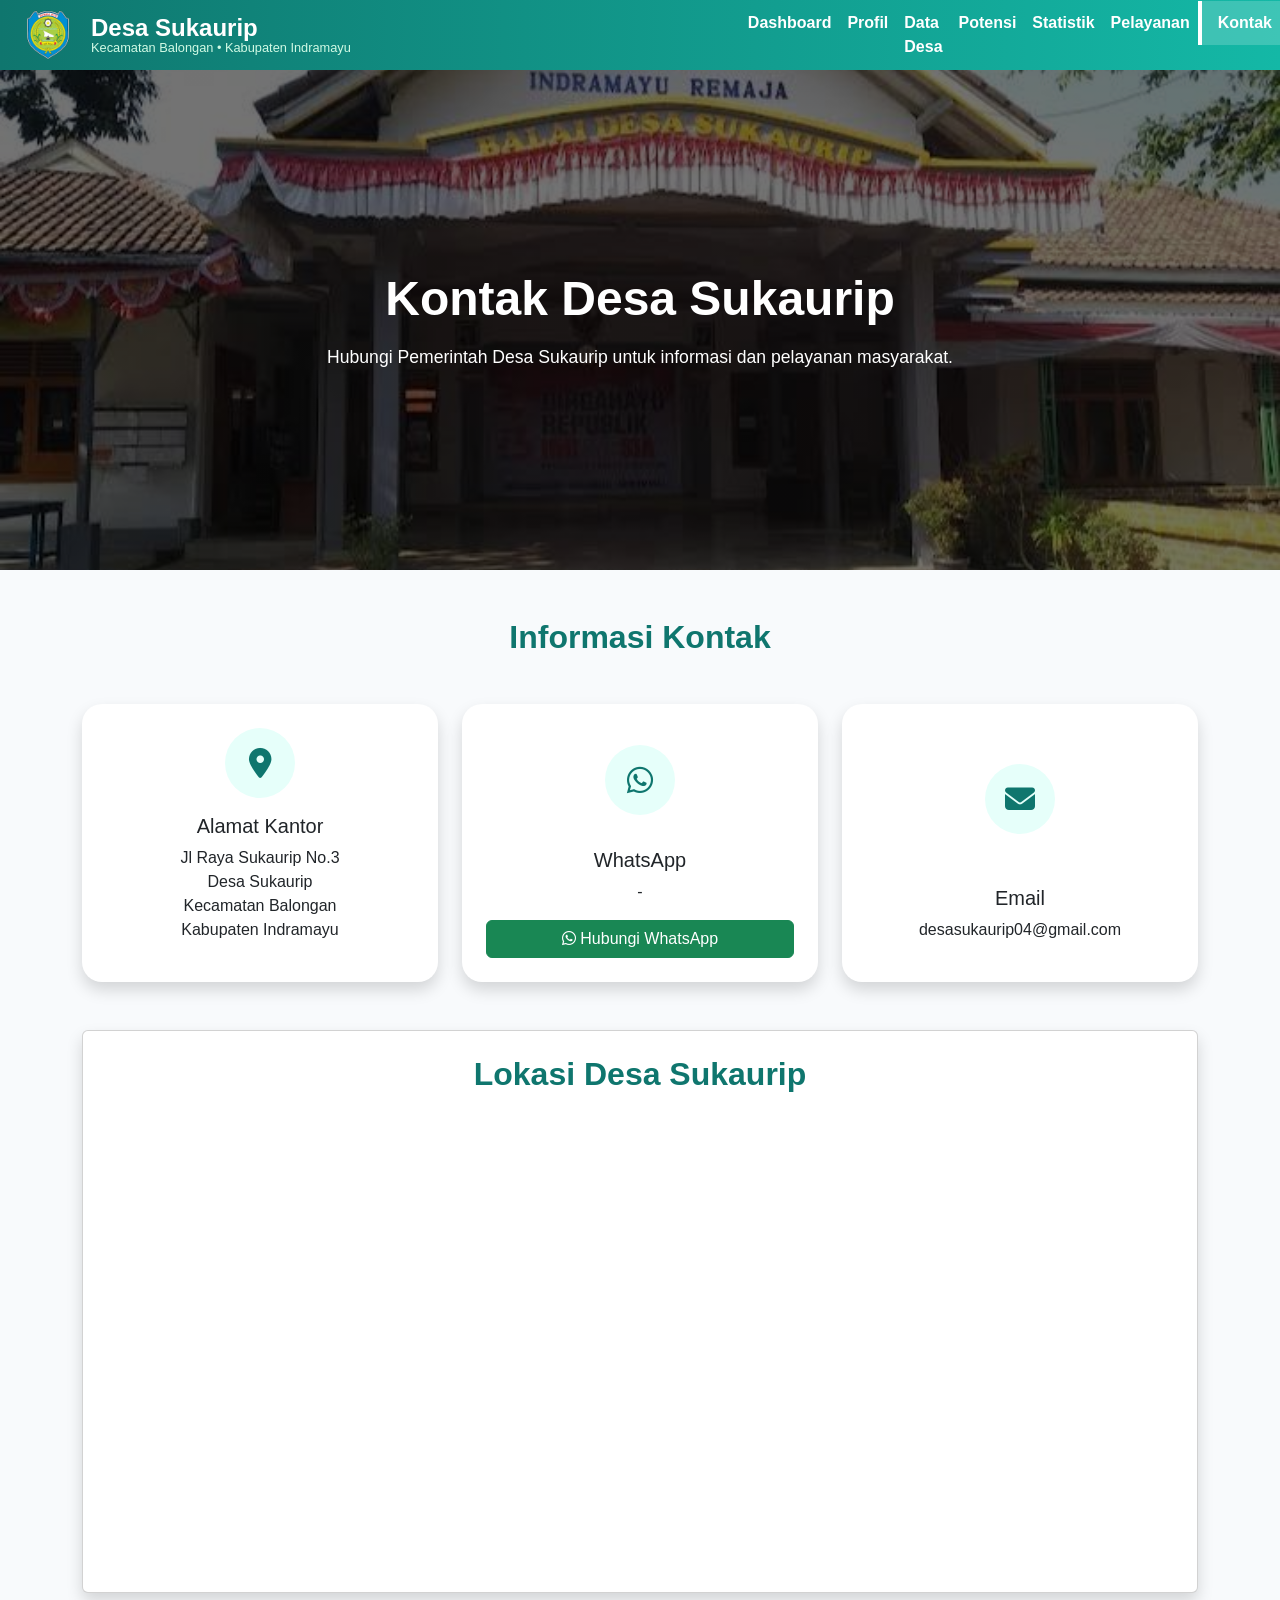
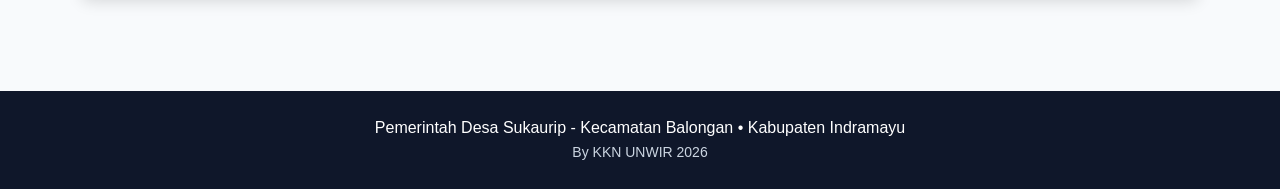
<file: kontak.html>
<!DOCTYPE html>
<html lang="id">
<head>
<meta charset="UTF-8">
<meta name="viewport" content="width=device-width, initial-scale=1">

<title>Kontak Desa Sukaurip Balongan</title>

<link href="https://cdn.jsdelivr.net/npm/bootstrap@5.3.3/dist/css/bootstrap.min.css" rel="stylesheet">
<link rel="stylesheet" href="https://cdnjs.cloudflare.com/ajax/libs/font-awesome/6.5.2/css/all.min.css">

<style>

:root{
    --primary:#0f766e;
    --secondary:#14b8a6;
    --dark:#0f172a;
}

body{
    font-family:'Segoe UI',sans-serif;
    background:#f8fafc;
    margin:0;
}

/* NAVBAR */
.navbar{
background:linear-gradient(90deg,var(--primary),var(--secondary));
padding:0;
min-height:70px;
}

.navbar-brand{
    display:flex;
    align-items:center;
    flex:1;
    min-width:0;
}

   .navbar .container-fluid{
    display:flex;
    align-items:center;
    justify-content:space-between;
    flex-wrap:nowrap;
}

.navbar-toggler{
margin-left:auto;
border:none;
box-shadow:none;
}

.navbar-toggler:focus{
box-shadow:none;
}

.navbar-brand img{
height:60px;
}
    .navbar .container-fluid{
    display:flex;
    align-items:center;
    justify-content:space-between;
    padding-left:8px !important;
    padding-right:8px !important;
}

.logo-text{
margin-left:3px;
line-height:1.1;
}

.desa-title{
color:white;
font-size:1.5rem;
font-weight:700;
}

.desa-subtitle{
color:#d1fae5;
font-size:.8rem;
}

.navbar-nav .nav-link{
    color:white !important;
    font-weight:600;
    padding:10px 15px;
    transition:.3s;
}

.navbar-nav .nav-link:hover{
    color:#d1fae5 !important;
}

.navbar-nav .nav-link.active{
    background:rgba(255,255,255,.18);
    border-left:4px solid #fff;
    color:#fff !important;
    border-radius:0;
    padding-left:16px;
}

/* HERO */
.hero{
    background:
    linear-gradient(rgba(0,0,0,.55),rgba(0,0,0,.55)),
    url("assets/balaidesa.jpeg");

    background-size:cover;
    background-position:center;
    height:500px;

    display:flex;
    align-items:center;
    justify-content:center;

    text-align:center;
    color:white;
}

.hero h1{
    font-size:3rem;
    font-weight:700;
}

.hero p{
    max-width:700px;
    margin:auto;
    font-size:1.1rem;
}

/* CONTENT */
.section-title{
    color:var(--primary);
    font-weight:700;
}

.contact-card{
    border:none;
    border-radius:20px;
    transition:.3s;
}

.contact-card:hover{
    transform:translateY(-5px);
}

.icon-box{
    width:70px;
    height:70px;
    background:#e6fffa;
    border-radius:50%;
    display:flex;
    align-items:center;
    justify-content:center;
    margin:auto;
}

.icon-box i{
    font-size:30px;
    color:var(--primary);
}

/* FOOTER */
.footer{
    background:var(--dark);
    color:white;
    padding:25px 0;
    margin-top:50px;
    text-align:center;
}

/* MOBILE */

@media(max-width:991px){

    .navbar-brand img{
        height:45px;
    }

    .desa-title{
        font-size:1.2rem;
    }

    .desa-subtitle{
        font-size:.7rem;
    }

    .hero{
        height:420px;
    }

    .hero h1{
        font-size:2rem;
    }

    .navbar-nav{
    padding:0;
}

.navbar-nav .nav-link{
    padding:12px 18px;
}

.navbar-nav .nav-link.active{
    margin-left:20px;
    width:calc(100% - 20px);
}
}

</style>
</head>

<body>

<!-- NAVBAR -->
<nav class="navbar navbar-expand-lg navbar-dark sticky-top">

    <div class="container-fluid px-1">

        <a class="navbar-brand" href="index.html">
            <img src="assets/logo.png" alt="Logo">

            <div class="logo-text">
                <div class="desa-title">Desa Sukaurip</div>
                <div class="desa-subtitle">
                    Kecamatan Balongan • Kabupaten Indramayu
                </div>
            </div>
        </a>

        <button class="navbar-toggler"
            type="button"
            data-bs-toggle="collapse"
            data-bs-target="#menu"
            aria-controls="menu"
            aria-expanded="false"
            aria-label="Toggle navigation">

            <span class="navbar-toggler-icon"></span>

        </button>

    </div>

    <div class="collapse navbar-collapse" id="menu">

        <ul class="navbar-nav ms-auto">

            <li class="nav-item">
                <a class="nav-link" href="index.html">Dashboard</a>
            </li>

            <li class="nav-item">
                <a class="nav-link" href="profil.html">Profil</a>
            </li>

            <li class="nav-item">
                <a class="nav-link" href="data-desa.html">Data Desa</a>
            </li>

            <li class="nav-item">
                <a class="nav-link" href="potensi.html">Potensi</a>
            </li>

            <li class="nav-item">
                <a class="nav-link" href="statistik.html">Statistik</a>
            </li>

            <li class="nav-item">
                <a class="nav-link" href="pelayanan-publik.html">Pelayanan</a>
            </li>

            <li class="nav-item">
                <a class="nav-link active" href="kontak.html">Kontak</a>
            </li>

        </ul>

    </div>

</nav>


<!-- HERO -->
<section class="hero">

<div class="container">

<h1>Kontak Desa Sukaurip</h1>

<p class="mt-3">
Hubungi Pemerintah Desa Sukaurip untuk informasi dan pelayanan masyarakat.
</p>

</div>

</section>

<!-- INFORMASI KONTAK -->
<section class="container py-5">

<h2 class="section-title text-center mb-5">
Informasi Kontak
</h2>

<div class="row g-4">

<div class="col-md-4">

<div class="card contact-card shadow p-4 text-center h-100">

<div class="icon-box">
<i class="fa-solid fa-location-dot"></i>
</div>

<h5 class="mt-3">Alamat Kantor</h5>

<p>
Jl Raya Sukaurip No.3<br>
Desa Sukaurip<br>
Kecamatan Balongan<br>
Kabupaten Indramayu
</p>

</div>

</div>

<div class="col-md-4">

<div class="card contact-card shadow p-4 text-center h-100">

<div class="icon-box">
<i class="fa-brands fa-whatsapp"></i>
</div>

<h5 class="mt-3">WhatsApp</h5>

<p>-</p>

<a href="https://wa.me/6281234567890"
class="btn btn-success">

<i class="fa-brands fa-whatsapp"></i>
 Hubungi WhatsApp

</a>

</div>

</div>

<div class="col-md-4">

<div class="card contact-card shadow p-4 text-center h-100">

<div class="icon-box">
<i class="fa-solid fa-envelope"></i>
</div>

<h5 class="mt-3">Email</h5>

<p>
desasukaurip04@gmail.com
</p>

</div>

</div>

</div>

</section>

<!-- GOOGLE MAPS -->

<section class="container pb-5">

<div class="card shadow p-4">

<h2 class="section-title text-center mb-4">
Lokasi Desa Sukaurip
</h2>

<iframe
src="https://maps.google.com/maps?q=Sukaurip&t=&z=13&ie=UTF8&iwloc=&output=embed"
width="100%"
height="450"
style="border:0;border-radius:15px;"
loading="lazy">
</iframe>

</div>

</section>

<!-- FOOTER -->
<footer class="footer">

<div class="container">

<p class="mb-0">
Pemerintah Desa Sukaurip - Kecamatan Balongan • Kabupaten Indramayu
</p>
<small style="color:#cbd5e1;">
By KKN UNWIR 2026
</small>
</div>

</footer>

<script src="https://cdn.jsdelivr.net/npm/bootstrap@5.3.3/dist/js/bootstrap.bundle.min.js"></script>

</body>
</html>
</file>
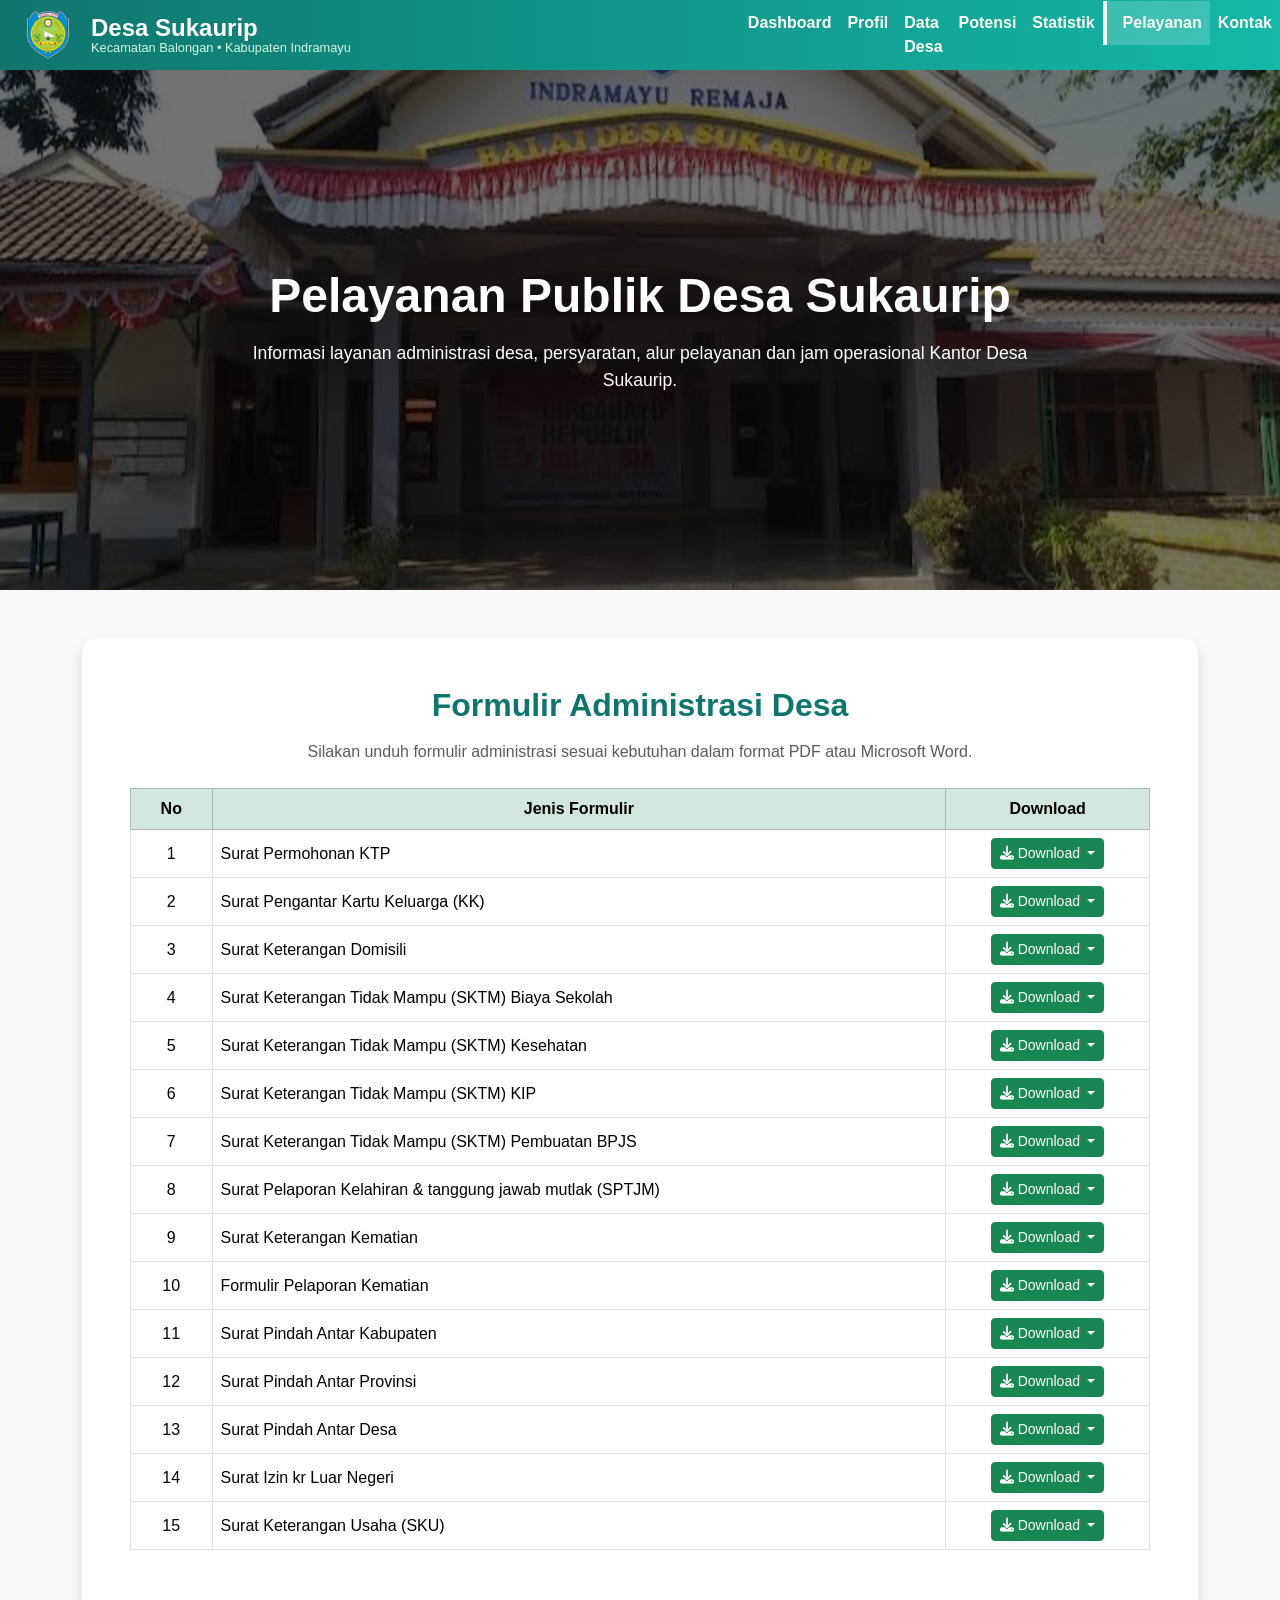
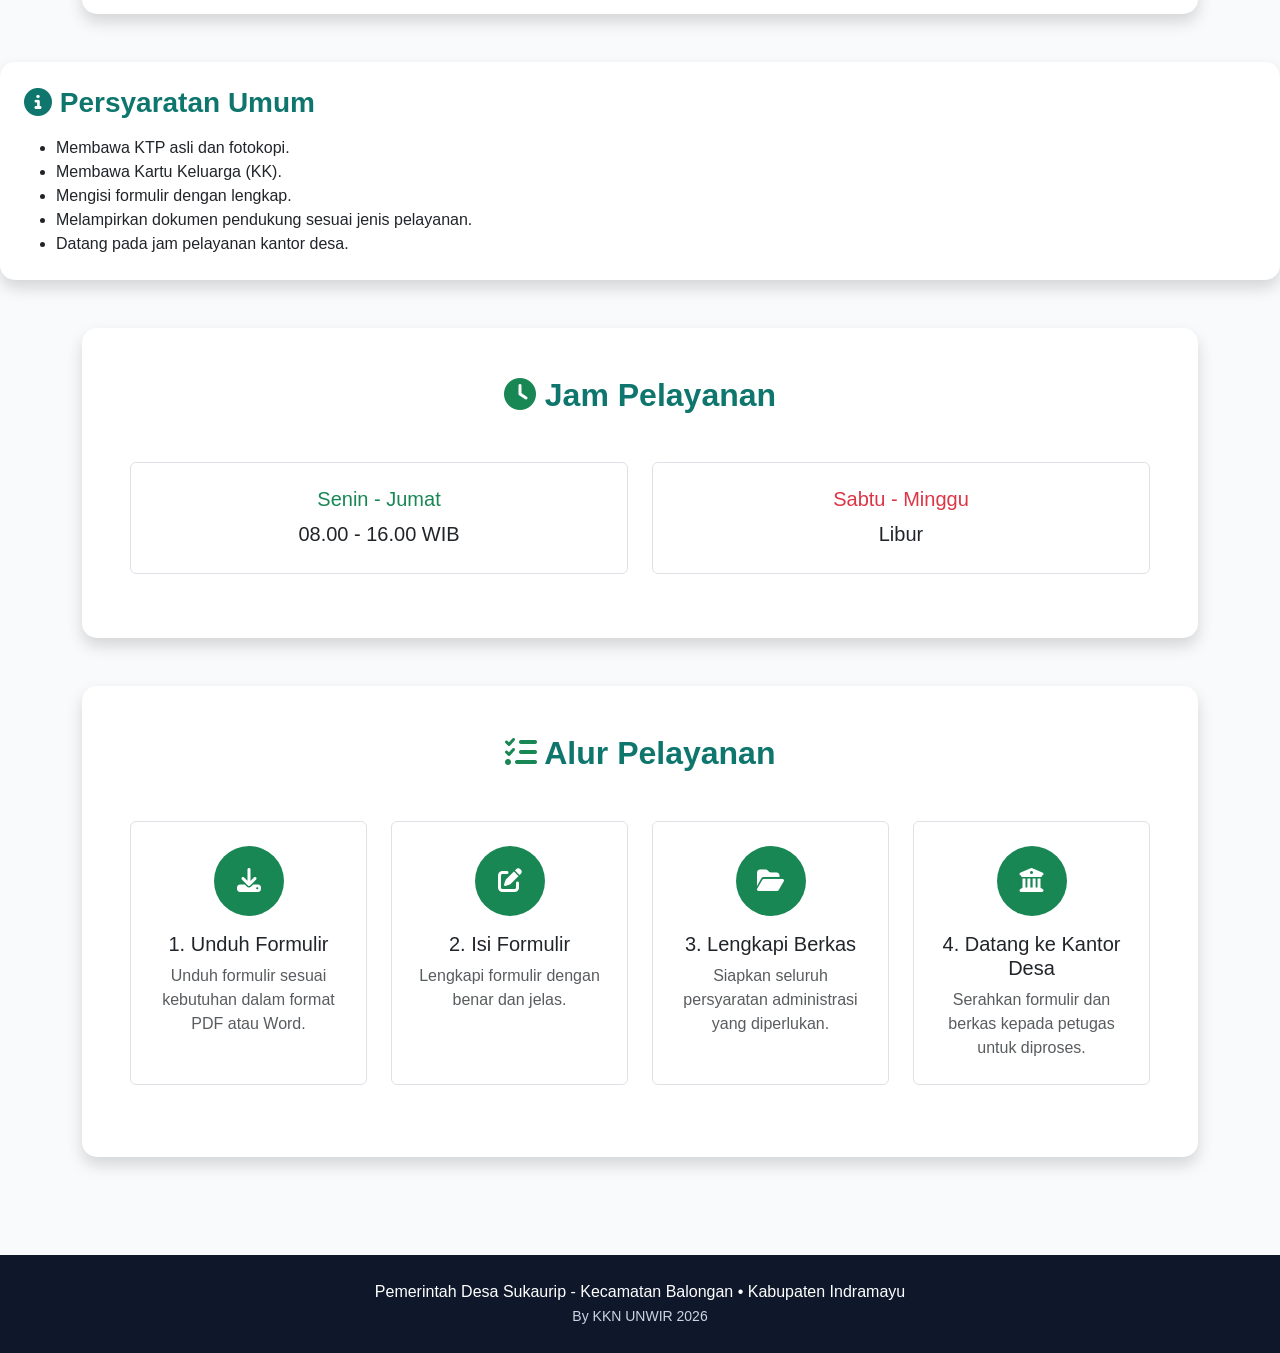
<file: pelayanan-publik.html>
<!DOCTYPE html>
<html lang="id">
<head>
<meta charset="UTF-8">
<meta name="viewport" content="width=device-width, initial-scale=1">

<title>Pelayanan Publik Desa Sukaurip Balongan</title>

<link href="https://cdn.jsdelivr.net/npm/bootstrap@5.3.3/dist/css/bootstrap.min.css" rel="stylesheet">
<link rel="stylesheet" href="https://cdnjs.cloudflare.com/ajax/libs/font-awesome/6.5.2/css/all.min.css">

<style>

:root{
--primary:#0f766e;
--secondary:#14b8a6;
--dark:#0f172a;
}

body{
font-family:'Segoe UI',sans-serif;
background:#f8fafc;
margin:0;
}

/* NAVBAR */
.navbar{
background:linear-gradient(90deg,var(--primary),var(--secondary));
padding:0;
min-height:70px;
}

.navbar-brand{
    display:flex;
    align-items:center;
    flex:1;
    min-width:0;
}

   .navbar .container-fluid{
    display:flex;
    align-items:center;
    justify-content:space-between;
    flex-wrap:nowrap;
}

.navbar-toggler{
margin-left:auto;
border:none;
box-shadow:none;
}

.navbar-toggler:focus{
box-shadow:none;
}

.navbar-brand img{
height:60px;
}
    .navbar .container-fluid{
    display:flex;
    align-items:center;
    justify-content:space-between;
    padding-left:8px !important;
    padding-right:8px !important;
}

.logo-text{
margin-left:3px;
line-height:1.1;
}

.desa-title{
color:white;
font-size:1.5rem;
font-weight:700;
}

.desa-subtitle{
color:#d1fae5;
font-size:.8rem;
}

.navbar-nav .nav-link{
    color:white !important;
    font-weight:600;
    padding:10px 15px;
    transition:.3s;
}

.navbar-nav .nav-link:hover{
    color:#d1fae5 !important;
}

.navbar-nav .nav-link.active{
    background:rgba(255,255,255,.18);
    border-left:4px solid #fff;
    color:#fff !important;
    border-radius:0;
    padding-left:16px;
}

/* HERO */
.hero{
background:
linear-gradient(rgba(0,0,0,.55),rgba(0,0,0,.55)),
url("assets/balaidesa.jpeg");

background-size:cover;
background-position:center;
height:520px;

display:flex;
align-items:center;
justify-content:center;

text-align:center;
color:white;
}

.hero h1{
font-size:3rem;
font-weight:700;
}

.hero p{
font-size:1.1rem;
max-width:800px;
margin:auto;
}

.section-title{
color:var(--primary);
font-weight:700;
}

.card{
border:none;
border-radius:15px;
transition:.3s;
}

.card:hover{
transform:translateY(-5px);
}

.footer{
background:var(--dark);
color:white;
padding:25px 0;
margin-top:50px;
text-align:center;
}

@media(max-width:991px){

.navbar-brand img{
height:45px;
}

.desa-title{
font-size:1.2rem;
}

.desa-subtitle{
font-size:.7rem;
}

.hero{
height:420px;
}

.hero h1{
font-size:2rem;
}

.navbar-nav{
padding:0;
}

.navbar-nav .nav-link{
    padding:12px 18px;
}

.navbar-nav .nav-link.active{
    margin-left:20px;
    width:calc(100% - 20px);
}
}

</style>
</head>

<body>
<!-- NAVBAR -->
<nav class="navbar navbar-expand-lg navbar-dark sticky-top">

    <div class="container-fluid px-1">

        <a class="navbar-brand" href="index.html">
            <img src="assets/logo.png" alt="Logo">

            <div class="logo-text">
                <div class="desa-title">Desa Sukaurip</div>
                <div class="desa-subtitle">
                    Kecamatan Balongan • Kabupaten Indramayu
                </div>
            </div>
        </a>

        <button class="navbar-toggler"
            type="button"
            data-bs-toggle="collapse"
            data-bs-target="#menu"
            aria-controls="menu"
            aria-expanded="false"
            aria-label="Toggle navigation">

            <span class="navbar-toggler-icon"></span>

        </button>

    </div>

    <div class="collapse navbar-collapse" id="menu">
        <ul class="navbar-nav ms-auto">
            <li class="nav-item">
                <a class="nav-link" href="index.html">Dashboard</a>
            </li>

            <li class="nav-item">
                <a class="nav-link" href="profil.html">Profil</a>
            </li>

            <li class="nav-item">
                <a class="nav-link" href="data-desa.html">Data Desa</a>
            </li>

            <li class="nav-item">
                <a class="nav-link" href="potensi.html">Potensi</a>
            </li>

            <li class="nav-item">
                <a class="nav-link" href="statistik.html">Statistik</a>
            </li>

            <li class="nav-item">
                <a class="nav-link nav-link active" href="pelayanan-publik.html">Pelayanan</a>
            </li>

            <li class="nav-item">
                <a class="nav-link" href="kontak.html">Kontak</a>
            </li>
        </ul>
    </div>
</nav>


<!-- HERO -->
<section class="hero">
<div class="container">
<h1>Pelayanan Publik Desa Sukaurip</h1>

<p class="mt-3">
Informasi layanan administrasi desa, persyaratan, alur pelayanan dan jam operasional Kantor Desa Sukaurip.
</p>

</div>
</section>

<!-- FORMULIR ADMINISTRASI DESA -->
<section class="container py-5">
<div class="card shadow p-5">
<h2 class="section-title text-center mb-3">
Formulir Administrasi Desa
</h2>

<p class="text-center text-muted mb-4">
Silakan unduh formulir administrasi sesuai kebutuhan dalam format PDF atau Microsoft Word.
</p>

<div class="table-responsive">
<table class="table table-bordered table-hover align-middle">
<thead class="table-success text-center">

<tr>
<th width="8%">No</th>
<th>Jenis Formulir</th>
<th width="20%">Download</th>
</tr>

</thead>

<tbody>
<tr>
<td class="text-center">1</td>
<td>Surat Permohonan KTP</td>
<td class="text-center">
<div class="dropdown">
<button class="btn btn-success btn-sm dropdown-toggle" type="button" data-bs-toggle="dropdown">
<i class="fa-solid fa-download"></i> Download
</button>
<ul class="dropdown-menu">
<li><a class="dropdown-item" href="formulir/pdf/PERMOHONAN KTP.pdf" download>
<i class="fa-solid fa-file-pdf text-danger"></i> PDF
</a></li>
<li><a class="dropdown-item" href="formulir/word/.docx" download>
<i class="fa-solid fa-file-word text-primary"></i> Word
</a></li>
</ul>
</div>
</td>
</tr>

<tr>
<td class="text-center">2</td>
<td>Surat Pengantar Kartu Keluarga (KK)</td>
<td class="text-center">
<div class="dropdown">
<button class="btn btn-success btn-sm dropdown-toggle" type="button" data-bs-toggle="dropdown">
<i class="fa-solid fa-download"></i> Download
</button>
<ul class="dropdown-menu">
<li><a class="dropdown-item" href="formulir/pdf/KK.pdf" download>
<i class="fa-solid fa-file-pdf text-danger"></i> PDF
</a></li>
<li><a class="dropdown-item" href="formulir/word/.docx" download>
<i class="fa-solid fa-file-word text-primary"></i> Word
</a></li>
</ul>
</div>
</td>
</tr>

<tr>
<td class="text-center">3</td>
<td>Surat Keterangan Domisili</td>
<td class="text-center">
<div class="dropdown">
<button class="btn btn-success btn-sm dropdown-toggle" type="button" data-bs-toggle="dropdown">
<i class="fa-solid fa-download"></i> Download
</button>
<ul class="dropdown-menu">
<li><a class="dropdown-item" href="formulir/pdf/SURAT KETERANGAN DOMISILI.pdf" download>
<i class="fa-solid fa-file-pdf text-danger"></i> PDF
</a></li>
<li><a class="dropdown-item" href="formulir/word/SURAT KETERANGAN DOMISILI.docx" download>
<i class="fa-solid fa-file-word text-primary"></i> Word
</a></li>
</ul>
</div>
</td>
</tr>


<tr>
<td class="text-center">4</td>
<td>Surat Keterangan Tidak Mampu (SKTM) Biaya Sekolah</td>
<td class="text-center">
<div class="dropdown">
<button class="btn btn-success btn-sm dropdown-toggle" type="button" data-bs-toggle="dropdown">
<i class="fa-solid fa-download"></i> Download
</button>
<ul class="dropdown-menu">
<li><a class="dropdown-item" href="formulir/pdf/SKTM BIAYA SEKOLAH.pdf" download>
<i class="fa-solid fa-file-pdf text-danger"></i> PDF
</a></li>
<li><a class="dropdown-item" href="formulir/word/SKTM BIAYA SEKOLAH.docx" download>
<i class="fa-solid fa-file-word text-primary"></i> Word
</a></li>
</ul>
</div>
</td>
</tr>

<tr>
<td class="text-center">5</td>
<td>Surat Keterangan Tidak Mampu (SKTM) Kesehatan</td>
<td class="text-center">
<div class="dropdown">
<button class="btn btn-success btn-sm dropdown-toggle" type="button" data-bs-toggle="dropdown">
<i class="fa-solid fa-download"></i> Download
</button>
<ul class="dropdown-menu">
<li><a class="dropdown-item" href="formulir/pdf/SKTM KESEHATAN.pdf" download>
<i class="fa-solid fa-file-pdf text-danger"></i> PDF
</a></li>
<li><a class="dropdown-item" href="formulir/word/SKTM KESEHATAN.docx" download>
<i class="fa-solid fa-file-word text-primary"></i> Word
</a></li>
</ul>
</div>
</td>
</tr>

<tr>
<td class="text-center">6</td>
<td>Surat Keterangan Tidak Mampu (SKTM) KIP</td>
<td class="text-center">
<div class="dropdown">
<button class="btn btn-success btn-sm dropdown-toggle" type="button" data-bs-toggle="dropdown">
<i class="fa-solid fa-download"></i> Download
</button>
<ul class="dropdown-menu">
<li><a class="dropdown-item" href="formulir/pdf/SKTM KIP.pdf" download>
<i class="fa-solid fa-file-pdf text-danger"></i> PDF
</a></li>
<li><a class="dropdown-item" href="formulir/word/SKTM KIP.docx" download>
<i class="fa-solid fa-file-word text-primary"></i> Word
</a></li>
</ul>
</div>
</td>
</tr>

<tr>
<td class="text-center">7</td>
<td>Surat Keterangan Tidak Mampu (SKTM) Pembuatan BPJS</td>
<td class="text-center">
<div class="dropdown">
<button class="btn btn-success btn-sm dropdown-toggle" type="button" data-bs-toggle="dropdown">
<i class="fa-solid fa-download"></i> Download
</button>
<ul class="dropdown-menu">
<li><a class="dropdown-item" href="formulir/pdf/SKTM Pembuatan BPJS.pdf" download>
<i class="fa-solid fa-file-pdf text-danger"></i> PDF
</a></li>
<li><a class="dropdown-item" href="formulir/word/SKTM Pembuatan BPJS.docx" download>
<i class="fa-solid fa-file-word text-primary"></i> Word
</a></li>
</ul>
</div>
</td>
</tr>

<tr>
<td class="text-center">8</td>
<td>Surat Pelaporan Kelahiran & tanggung jawab mutlak (SPTJM)</td>
<td class="text-center">
<div class="dropdown">
<button class="btn btn-success btn-sm dropdown-toggle" type="button" data-bs-toggle="dropdown">
<i class="fa-solid fa-download"></i> Download
</button>
<ul class="dropdown-menu">
<li><a class="dropdown-item" href="formulir/pdf/FORMULIR PELAPORAN KELAHIRAN.pdf" download>
<i class="fa-solid fa-file-pdf text-danger"></i> PDF
</a></li>
<li><a class="dropdown-item" href="formulir/word/.docx" download>
<i class="fa-solid fa-file-word text-primary"></i> Word
</a></li>
</ul>
</div>
</td>
</tr>

<tr>
<td class="text-center">9</td>
<td>Surat Keterangan Kematian</td>
<td class="text-center">
<div class="dropdown">
<button class="btn btn-success btn-sm dropdown-toggle" type="button" data-bs-toggle="dropdown">
<i class="fa-solid fa-download"></i> Download
</button>
<ul class="dropdown-menu">
<li><a class="dropdown-item" href="formulir/pdf/SURAT KEMATIAN.pdf" download>
<i class="fa-solid fa-file-pdf text-danger"></i> PDF
</a></li>
<li><a class="dropdown-item" href="formulir/word/SURAT KEMATIAN.docx" download>
<i class="fa-solid fa-file-word text-primary"></i> Word
</a></li>
</ul>
</div>
</td>
</tr>

<tr>
<td class="text-center">10</td>
<td>Formulir Pelaporan Kematian</td>
<td class="text-center">
<div class="dropdown">
<button class="btn btn-success btn-sm dropdown-toggle" type="button" data-bs-toggle="dropdown">
<i class="fa-solid fa-download"></i> Download
</button>
<ul class="dropdown-menu">
<li><a class="dropdown-item" href="formulir/pdf/FORMULIR PELAPORAN KELAHIRAN.pdf" download>
<i class="fa-solid fa-file-pdf text-danger"></i> PDF
</a></li>
<li><a class="dropdown-item" href="formulir/word/.docx" download>
<i class="fa-solid fa-file-word text-primary"></i> Word
</a></li>
</ul>
</div>
</td>
</tr>

<tr>
<td class="text-center">11</td>
<td>Surat Pindah Antar Kabupaten</td>
<td class="text-center">
<div class="dropdown">
<button class="btn btn-success btn-sm dropdown-toggle" type="button" data-bs-toggle="dropdown">
<i class="fa-solid fa-download"></i> Download
</button>
<ul class="dropdown-menu">
<li><a class="dropdown-item" href="formulir/pdf/PINDAH ANTAR KABUPATEN.pdf" download>
<i class="fa-solid fa-file-pdf text-danger"></i> PDF
</a></li>
<li><a class="dropdown-item" href="formulir/word/PINDAH ANTAR KABUPATEN.docx" download>
<i class="fa-solid fa-file-word text-primary"></i> Word
</a></li>
</ul>
</div>
</td>
</tr>

<tr>
<td class="text-center">12</td>
<td>Surat Pindah Antar Provinsi</td>
<td class="text-center">
<div class="dropdown">
<button class="btn btn-success btn-sm dropdown-toggle" type="button" data-bs-toggle="dropdown">
<i class="fa-solid fa-download"></i> Download
</button>
<ul class="dropdown-menu">
<li><a class="dropdown-item" href="formulir/pdf/PINDAH ANTAR PROPINSI .pdf" download>
<i class="fa-solid fa-file-pdf text-danger"></i> PDF
</a></li>
<li><a class="dropdown-item" href="formulir/word/PINDAH ANTAR PROPINSI.docx" download>
<i class="fa-solid fa-file-word text-primary"></i> Word
</a></li>
</ul>
</div>
</td>
</tr>

<tr>
<td class="text-center">13</td>
<td>Surat Pindah Antar Desa</td>
<td class="text-center">
<div class="dropdown">
<button class="btn btn-success btn-sm dropdown-toggle" type="button" data-bs-toggle="dropdown">
<i class="fa-solid fa-download"></i> Download
</button>
<ul class="dropdown-menu">
<li><a class="dropdown-item" href="formulir/pdf/PINDAH ANTAR DESA.pdf" download>
<i class="fa-solid fa-file-pdf text-danger"></i> PDF
</a></li>
<li><a class="dropdown-item" href="formulir/word/PINDAH ANTAR DESA.docx" download>
<i class="fa-solid fa-file-word text-primary"></i> Word
</a></li>
</ul>
</div>
</td>
</tr>

<tr>
<td class="text-center">14</td>
<td>Surat Izin kr Luar Negeri</td>
<td class="text-center">
<div class="dropdown">
<button class="btn btn-success btn-sm dropdown-toggle" type="button" data-bs-toggle="dropdown">
<i class="fa-solid fa-download"></i> Download
</button>
<ul class="dropdown-menu">
<li><a class="dropdown-item" href="formulir/pdf/SURAT IZIN KE LUAR NEGERI.pdf" download>
<i class="fa-solid fa-file-pdf text-danger"></i> PDF
</a></li>
<li><a class="dropdown-item" href="formulir/word/SURAT IZIN KE LUAR NEGERI.docx" download>
<i class="fa-solid fa-file-word text-primary"></i> Word
</a></li>
</ul>
</div>
</td>
</tr>

<tr>
<td class="text-center">15</td>
<td>Surat Keterangan Usaha (SKU)</td>
<td class="text-center">
<div class="dropdown">
<button class="btn btn-success btn-sm dropdown-toggle" type="button" data-bs-toggle="dropdown">
<i class="fa-solid fa-download"></i> Download
</button>
<ul class="dropdown-menu">
<li><a class="dropdown-item" href="formulir/pdf/SURAT KETERANGAN USAHA.pdf" download>
<i class="fa-solid fa-file-pdf text-danger"></i> PDF
</a></li>
<li><a class="dropdown-item" href="formulir/word/SURAT KETERANGAN USAHA.docx" download>
<i class="fa-solid fa-file-word text-primary"></i> Word
</a></li>
</ul>
</div>
</td>
</tr>

</tbody>
</table>
</div>
</div>
</section>

<div class="card shadow p-4">
<h3 class="section-title mb-3">
<i class="fa-solid fa-circle-info"></i> Persyaratan Umum
</h3>

<ul class="mb-0">
<li>Membawa KTP asli dan fotokopi.</li>
<li>Membawa Kartu Keluarga (KK).</li>
<li>Mengisi formulir dengan lengkap.</li>
<li>Melampirkan dokumen pendukung sesuai jenis pelayanan.</li>
<li>Datang pada jam pelayanan kantor desa.</li>
</ul>
</div>

<!-- JAM PELAYANAN -->
<section class="container py-5">
<div class="card shadow p-5">
<h2 class="section-title text-center mb-5">
<i class="fa-solid fa-clock text-success"></i>
Jam Pelayanan
</h2>

<div class="row text-center">

<div class="col-md-6 mb-3">
<div class="border rounded p-4 h-100">
<h5 class="text-success">Senin - Jumat</h5>
<p class="mb-0 fs-5">08.00 - 16.00 WIB</p>
</div>
</div>

<div class="col-md-6 mb-3">
<div class="border rounded p-4 h-100">
<h5 class="text-danger">Sabtu - Minggu</h5>
<p class="mb-0 fs-5">Libur</p>
</div>
</div>
</div>
</div>
</section>

<!-- ALUR PELAYANAN -->

<section class="container pb-5">

<div class="card shadow p-5">

<h2 class="section-title text-center mb-5">
<i class="fa-solid fa-list-check text-success"></i>
Alur Pelayanan
</h2>

<div class="row text-center">

<div class="col-md-3 mb-4">
<div class="border rounded p-4 h-100">
<div class="bg-success text-white rounded-circle d-flex justify-content-center align-items-center mx-auto mb-3" style="width:70px;height:70px;">
<i class="fa-solid fa-download fa-xl"></i>
</div>
<h5>1. Unduh Formulir</h5>
<p class="mb-0 text-muted">
Unduh formulir sesuai kebutuhan dalam format PDF atau Word.
</p>
</div>
</div>

<div class="col-md-3 mb-4">
<div class="border rounded p-4 h-100">
<div class="bg-success text-white rounded-circle d-flex justify-content-center align-items-center mx-auto mb-3" style="width:70px;height:70px;">
<i class="fa-solid fa-pen-to-square fa-xl"></i>
</div>
<h5>2. Isi Formulir</h5>
<p class="mb-0 text-muted">
Lengkapi formulir dengan benar dan jelas.
</p>
</div>
</div>

<div class="col-md-3 mb-4">
<div class="border rounded p-4 h-100">
<div class="bg-success text-white rounded-circle d-flex justify-content-center align-items-center mx-auto mb-3" style="width:70px;height:70px;">
<i class="fa-solid fa-folder-open fa-xl"></i>
</div>
<h5>3. Lengkapi Berkas</h5>
<p class="mb-0 text-muted">
Siapkan seluruh persyaratan administrasi yang diperlukan.
</p>
</div>
</div>

<div class="col-md-3 mb-4">
<div class="border rounded p-4 h-100">
<div class="bg-success text-white rounded-circle d-flex justify-content-center align-items-center mx-auto mb-3" style="width:70px;height:70px;">
<i class="fa-solid fa-building-columns fa-xl"></i>
</div>
<h5>4. Datang ke Kantor Desa</h5>
<p class="mb-0 text-muted">
Serahkan formulir dan berkas kepada petugas untuk diproses.
</p>
</div>
</div>
</div>
</div>
</section>

<!-- FOOTER -->
<footer class="footer">
<div class="container">

<p class="mb-0">
Pemerintah Desa Sukaurip - Kecamatan Balongan • Kabupaten Indramayu
</p>
<small style="color:#cbd5e1;">
By KKN UNWIR 2026
</small>
</div>
</footer>

<script src="https://cdn.jsdelivr.net/npm/bootstrap@5.3.3/dist/js/bootstrap.bundle.min.js"></script>
</body>
</html>
</file>
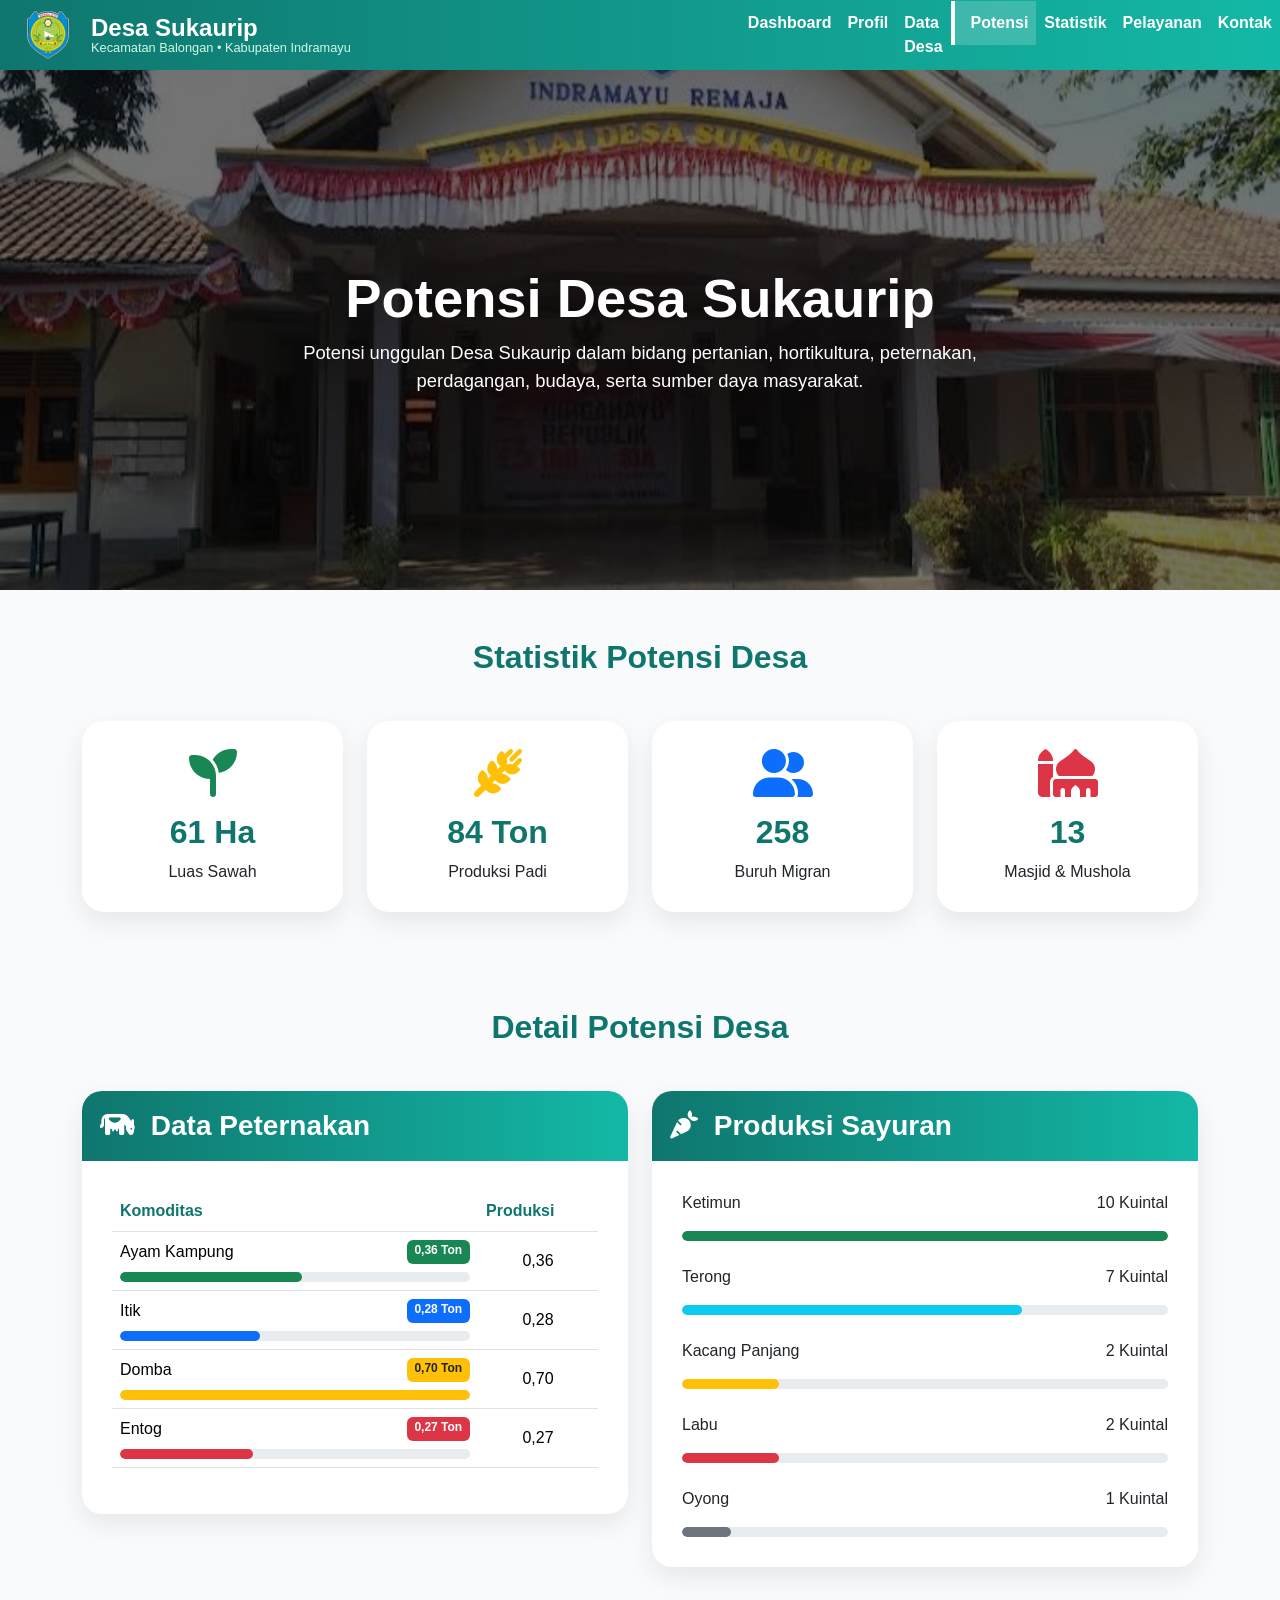
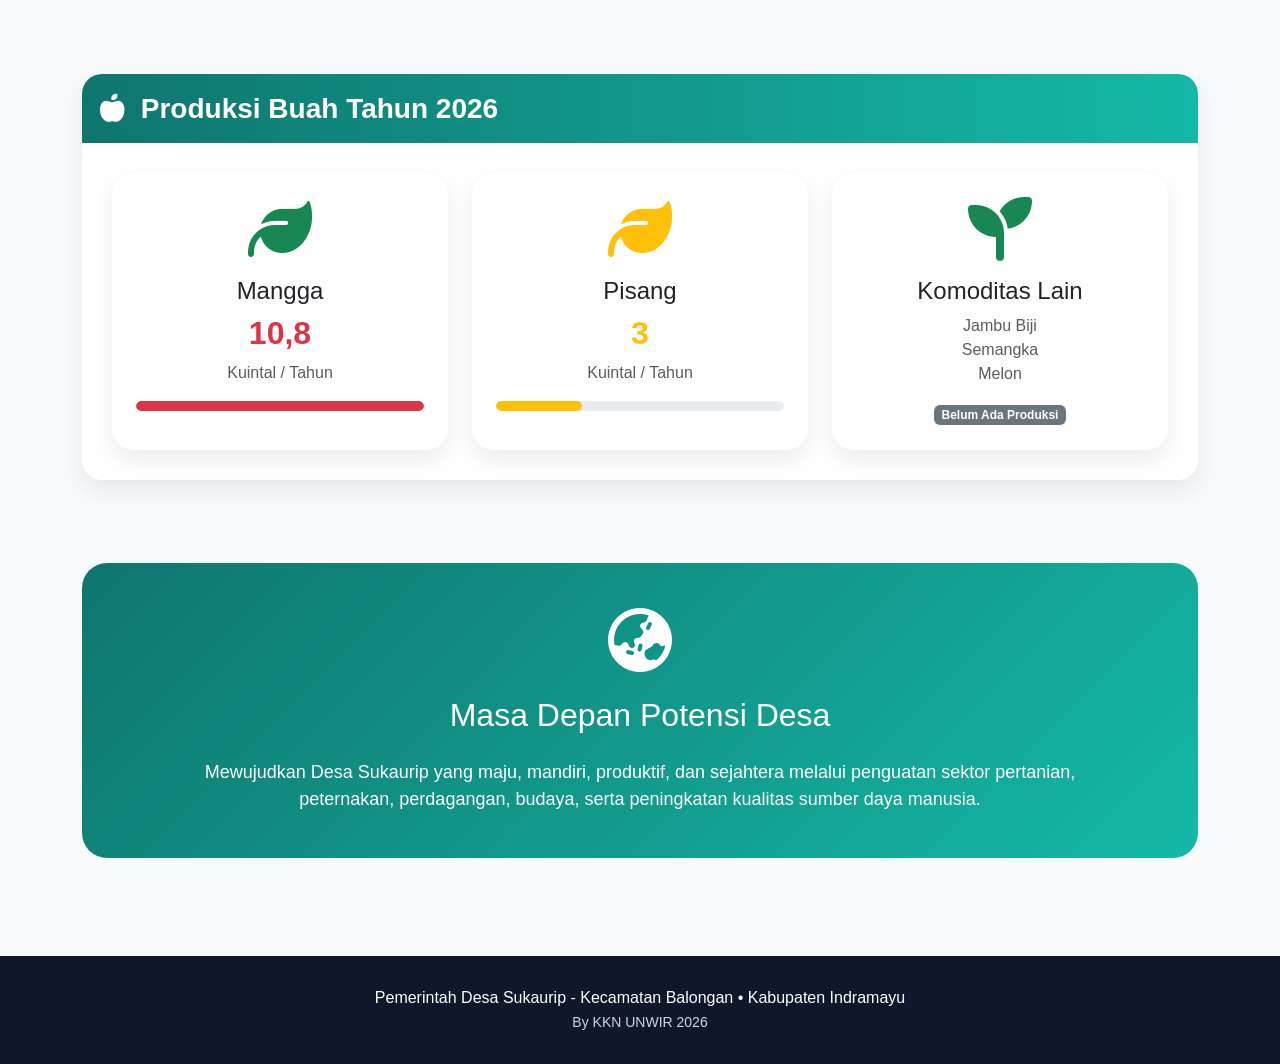
<file: potensi.html>
<!DOCTYPE html>
<html lang="id">

<head>

<meta charset="UTF-8">
<meta name="viewport" content="width=device-width, initial-scale=1">

<title>Potensi Desa Sukaurip Balongan</title>

<link href="https://cdn.jsdelivr.net/npm/bootstrap@5.3.3/dist/css/bootstrap.min.css" rel="stylesheet">

<link rel="stylesheet"
href="https://cdnjs.cloudflare.com/ajax/libs/font-awesome/6.5.2/css/all.min.css">

<style>

:root{

--primary:#0f766e;
--secondary:#14b8a6;
--dark:#0f172a;
--light:#f8fafc;

}

*{

margin:0;
padding:0;
box-sizing:border-box;

}

body{
font-family:'Segoe UI',sans-serif;
background:var(--light);
overflow-x:hidden;

}

/* ==========================
NAVBAR
========================== */

.navbar{
background:linear-gradient(90deg,var(--primary),var(--secondary));
padding:0;
min-height:70px;
}

.navbar-brand{
    display:flex;
    align-items:center;
    flex:1;
    min-width:0;
}

   .navbar .container-fluid{
    display:flex;
    align-items:center;
    justify-content:space-between;
    flex-wrap:nowrap;
}

.navbar-toggler{
margin-left:auto;
border:none;
box-shadow:none;
}

.navbar-toggler:focus{
box-shadow:none;
}

.navbar-brand img{
height:60px;
}
 .navbar .container-fluid{
    display:flex;
    align-items:center;
    justify-content:space-between;
    padding-left:8px !important;
    padding-right:8px !important;
}

.logo-text{
margin-left:3px;
line-height:1.1;
}

.desa-title{
color:white;
font-size:1.5rem;
font-weight:700;
}

.desa-subtitle{
color:#d1fae5;
font-size:.8rem;
}

.navbar-nav .nav-link{
    color:white !important;
    font-weight:600;
    padding:10px 15px;
    transition:.3s;
}

.navbar-nav .nav-link:hover{
    color:#d1fae5 !important;
}

.navbar-nav .nav-link.active{
    background:rgba(255,255,255,.18);
    border-left:4px solid #fff;
    color:#fff !important;
    border-radius:0;
    padding-left:16px;
}

/* ==========================
HERO
========================== */
.hero{
    height:520px;
    background:
    linear-gradient(rgba(0,0,0,.55),rgba(0,0,0,.55)),
    url("assets/balaidesa.jpeg");
    background-size:cover;
    background-position:center;
    display:flex;
    align-items:center;
    justify-content:center;
    text-align:center;
    color:#fff;
}

.hero h1{
font-size:3.4rem;
font-weight:800;

}

.hero p{
font-size:1.15rem;
max-width:780px;
margin:auto;
}

/* ==========================
SECTION
========================== */
.section-title{
text-align:center;
font-weight:700;
color:var(--primary);
margin-bottom:45px;
}

/* ==========================
CARD
========================== */
.stat-card,
.potensi-card{
border:none;
border-radius:22px;
background:#fff;
box-shadow:0 10px 25px rgba(0,0,0,.08);
transition:.35s;
}

.stat-card:hover,
.potensi-card:hover{

transform:translateY(-8px);

}

.stat-card{
padding:28px;
text-align:center;

}

.stat-card h2{
color:var(--primary);
font-weight:700;
}

.potensi-card{
overflow:hidden;

}

.potensi-img{

height:220px;
object-fit:cover;
width:100%;

}

.potensi-body{

padding:25px;

}

.icon-circle{

width:75px;
height:75px;

border-radius:50%;
background:rgba(20,184,166,.12);

display:flex;
align-items:center;
justify-content:center;

margin:-60px auto 20px;

position:relative;

border:6px solid white;

}

.icon-circle i{

font-size:30px;
color:var(--primary);

}

.potensi-body h4{

font-weight:700;
text-align:center;
color:var(--primary);

margin-bottom:15px;

}

.potensi-body p{

text-align:center;
color:#666;

}

.btn-detail{

background:linear-gradient(90deg,var(--primary),var(--secondary));
color:white;
border:none;
border-radius:30px;

padding:10px 20px;
width:100%;
font-weight:600;

transition:.3s;

}

.btn-detail:hover{

transform:scale(1.02);

color:white;

}

/* ICON */
.icon-box{

width:80px;
height:80px;
margin:auto;

border-radius:50%;

background:rgba(20,184,166,.15);

display:flex;
align-items:center;
justify-content:center;

}

.icon-box i{
font-size:34px;
color:var(--primary);

}

/* DETAIL */
.detail-card{

background:#fff;
border-radius:20px;
overflow:hidden;
box-shadow:0 10px 25px rgba(0,0,0,.08);
margin-bottom:35px;

}

.detail-header{
background:linear-gradient(90deg,var(--primary),var(--secondary));
padding:18px;

color:white;

}

.detail-header h3{
margin:0;
font-weight:700;

}

.detail-body{

padding:30px;

}

.table thead{

background:#f2fffd;

}

.table th{

color:var(--primary);

}

.progress{

height:10px;
border-radius:30px;

}

.progress-bar{

border-radius:30px;

}

/* VISI */
.visi-card{
background:linear-gradient(135deg,var(--primary),var(--secondary));
padding:45px;
color:white;
border-radius:25px;

}

/* FOOTER */
.footer{
background:var(--dark);
padding:30px;
color:white;
text-align:center;
margin-top:50px;
}

/* RESPONSIVE */

@media(max-width:992px){

.hero{

height:420px;

}

.hero h1{

font-size:2.4rem;

}

.navbar-brand img{

height:45px;

}

.desa-title{

font-size:1.2rem;

}

    .navbar-nav{
    padding:0;
}

.navbar-nav .nav-link{
    padding:12px 18px;
}

.navbar-nav .nav-link.active{
    margin-left:20px;
    width:calc(100% - 20px);
}
}

</style>

</head>

<body>

<!-- ==========================
NAVBAR
========================== -->
<nav class="navbar navbar-expand-lg navbar-dark sticky-top">
    <div class="container-fluid px-1">
        <a class="navbar-brand" href="index.html">
            <img src="assets/logo.png" alt="Logo">
            <div class="logo-text">
                <div class="desa-title">Desa Sukaurip</div>
                <div class="desa-subtitle">
                    Kecamatan Balongan • Kabupaten Indramayu
                </div>
            </div>
        </a>
        <button class="navbar-toggler"
            type="button"
            data-bs-toggle="collapse"
            data-bs-target="#menu"
            aria-controls="menu"
            aria-expanded="false"
            aria-label="Toggle navigation">
            <span class="navbar-toggler-icon"></span>
        </button>
    </div>
    <div class="collapse navbar-collapse" id="menu">
        <ul class="navbar-nav ms-auto">
            <li class="nav-item">
                <a class="nav-link" href="index.html">Dashboard</a>
            </li>
            <li class="nav-item">
                <a class="nav-link" href="profil.html">Profil</a>
            </li>
            <li class="nav-item">
                <a class="nav-link" href="data-desa.html">Data Desa</a>
            </li>
            <li class="nav-item">
                <a class="nav-link active"" href="potensi.html">Potensi</a>
            </li>
            <li class="nav-item">
                <a class="nav-link" href="statistik.html">Statistik</a>
            </li>
            <li class="nav-item">
                <a class="nav-link" href="pelayanan-publik.html">Pelayanan</a>
            </li>
            <li class="nav-item">
                <a class="nav-link" href="kontak.html">Kontak</a>
            </li>
        </ul>
    </div>

</nav>


<!-- HERO -->
<section class="hero">
<div class="container">
<h1>Potensi Desa Sukaurip</h1>
<p>
Potensi unggulan Desa Sukaurip dalam bidang pertanian,
hortikultura, peternakan,
perdagangan, budaya,
serta sumber daya masyarakat.
</p>
</div>
</section>

<!-- STATISTIK -->
<section class="container py-5">
<h2 class="section-title">
Statistik Potensi Desa
</h2>

<div class="row g-4">
<div class="col-lg-3 col-md-6">
<div class="stat-card">
<i class="fas fa-seedling fa-3x text-success mb-3"></i>
<h2>61 Ha</h2>
<p class="mb-0">
Luas Sawah
</p>
</div>
</div>
    
<div class="col-lg-3 col-md-6">
<div class="stat-card">
<i class="fas fa-wheat-awn fa-3x text-warning mb-3"></i>
<h2>84 Ton</h2>
<p class="mb-0">
Produksi Padi
</p>
</div>
</div>
    
<div class="col-lg-3 col-md-6">
<div class="stat-card">
<i class="fas fa-user-group fa-3x text-primary mb-3"></i>
<h2>258</h2>
<p class="mb-0">
Buruh Migran
</p>
</div>
</div>

<div class="col-lg-3 col-md-6">
<div class="stat-card">
<i class="fas fa-mosque fa-3x text-danger mb-3"></i>
<h2>13</h2>
<p class="mb-0">
Masjid & Mushola
</p>
</div>
</div>
</div>
</section>


    
<!-- =====================================
DETAIL POTENSI DESA
====================================== -->
<section class="container py-5">
<h2 class="section-title">
Detail Potensi Desa
</h2>
<div class="row">
<div class="col-lg-6 mb-4">
<div class="detail-card">
<div class="detail-header">
    
<h3>
<i class="fas fa-cow me-2"></i>
Data Peternakan
</h3>
</div>
<div class="detail-body">
<table class="table table-hover align-middle">
<thead>

<tr>
<th>Komoditas</th>
<th width="120">Produksi</th>
</tr>
</thead>
    
<tbody>
<tr>
<td>
<div class="d-flex justify-content-between">
<span>Ayam Kampung</span>
<span class="badge bg-success">
0,36 Ton
</span>
</div>

<div class="progress mt-2">
<div class="progress-bar bg-success"
style="width:52%"></div>
</div>
</td>
<td class="text-center">
0,36
</td>
</tr>

<tr>
<td>
<div class="d-flex justify-content-between">
<span>Itik</span>
<span class="badge bg-primary">
0,28 Ton
</span>
</div>

<div class="progress mt-2">

<div class="progress-bar bg-primary"
style="width:40%"></div>
</div>
</td>
<td class="text-center">
0,28
</td>
</tr>

<tr>
<td>
<div class="d-flex justify-content-between">
<span>Domba</span>
<span class="badge bg-warning text-dark">
0,70 Ton
</span>
</div>

<div class="progress mt-2">
<div class="progress-bar bg-warning"
style="width:100%"></div>
</div>
</td>

<td class="text-center">
0,70
</td>
</tr>

<tr>
<td>
<div class="d-flex justify-content-between">
<span>Entog</span>
<span class="badge bg-danger">
0,27 Ton
</span>
</div>

<div class="progress mt-2">
<div class="progress-bar bg-danger"
style="width:38%"></div>
</div>
</td>
<td class="text-center">
0,27
</td>
</tr>
</tbody>
</table>
</div>
</div>
</div>

<!-- SAYURAN -->
<div class="col-lg-6 mb-4">
<div class="detail-card">
<div class="detail-header">
<h3>
<i class="fas fa-carrot me-2"></i>
Produksi Sayuran
</h3>
</div>

<div class="detail-body">
<p>
Ketimun
<span class="float-end">
10 Kuintal
</span>
</p>

<div class="progress mb-4">
<div class="progress-bar bg-success"
style="width:100%">
</div>
</div>
<p>
Terong
<span class="float-end">
7 Kuintal
</span>
</p>

<div class="progress mb-4">
<div class="progress-bar bg-info"
style="width:70%">
</div>
</div>
<p>
Kacang Panjang
<span class="float-end">
2 Kuintal
</span>
</p>

<div class="progress mb-4">
<div class="progress-bar bg-warning"
style="width:20%">
</div>
</div>
<p>
Labu
<span class="float-end">
2 Kuintal
</span>
</p>
    
<div class="progress mb-4">
<div class="progress-bar bg-danger"
style="width:20%">
</div>
</div>
<p>
Oyong
<span class="float-end">
1 Kuintal
</span>
</p>
    
<div class="progress">
<div class="progress-bar bg-secondary"
style="width:10%">
</div>
</div>
</div>
</div>
</div>
</div>
</section>

    
<!-- =====================================
PRODUKSI BUAH
====================================== -->
<section class="container pb-5">
<div class="detail-card">
<div class="detail-header">

<h3>
<i class="fas fa-apple-whole me-2"></i>
Produksi Buah Tahun 2026
</h3>
</div>

<div class="detail-body">
<div class="row g-4">

<!-- Mangga -->
<div class="col-lg-4">
<div class="stat-card p-4 h-100">
<div class="text-center">
<i class="fas fa-leaf fa-4x text-success mb-3"></i>
<h4>Mangga</h4>
<h2 class="text-danger">
10,8
</h2>

<p class="text-muted mb-3">
Kuintal / Tahun
</p>
<div class="progress">
<div class="progress-bar bg-danger"
style="width:100%">
</div>
</div>
</div>
</div>
</div>

<!-- Pisang -->
<div class="col-lg-4">
<div class="stat-card p-4 h-100">
<div class="text-center">
<i class="fas fa-leaf fa-4x text-warning mb-3"></i>
<h4>Pisang</h4>
<h2 class="text-warning">
3
</h2>
<p class="text-muted mb-3">
Kuintal / Tahun
</p>
<div class="progress">
<div class="progress-bar bg-warning"
style="width:30%">
</div>
</div>
</div>
</div>
</div>

<!-- Komoditas Lain -->
<div class="col-lg-4">
<div class="stat-card p-4 h-100">
<div class="text-center">
<i class="fas fa-seedling fa-4x text-success mb-3"></i>
<h4>Komoditas Lain</h4>
<p class="text-muted">
Jambu Biji<br>
Semangka<br>
Melon
</p>

<span class="badge bg-secondary">
Belum Ada Produksi
</span>
</div>
</div>
</div>
</div>
</div>
</div>
</section>

<!-- =====================================
VISI POTENSI
====================================== -->
<section class="container pb-5">
<div class="visi-card text-center">
<i class="fas fa-earth-asia fa-4x mb-4"></i>

<h2 class="mb-4">
Masa Depan Potensi Desa
</h2>

<p style="font-size:18px;max-width:900px;margin:auto">

Mewujudkan Desa Sukaurip yang
maju, mandiri, produktif,
dan sejahtera melalui
penguatan sektor pertanian,
peternakan, perdagangan,
budaya,
serta peningkatan kualitas
sumber daya manusia.

</p>
</div>
</section>

<!-- =====================================
FOOTER
====================================== -->
<footer class="footer">
    <div class="container-fluid text-center">
        <p class="mb-0">
            Pemerintah Desa Sukaurip - Kecamatan Balongan • Kabupaten Indramayu
        </p>
        <small style="color:#cbd5e1;">
            By KKN UNWIR 2026
        </small>
    </div>
</footer>
<script src="https://cdn.jsdelivr.net/npm/bootstrap@5.3.3/dist/js/bootstrap.bundle.min.js"></script>
</body>
</html>
</file>
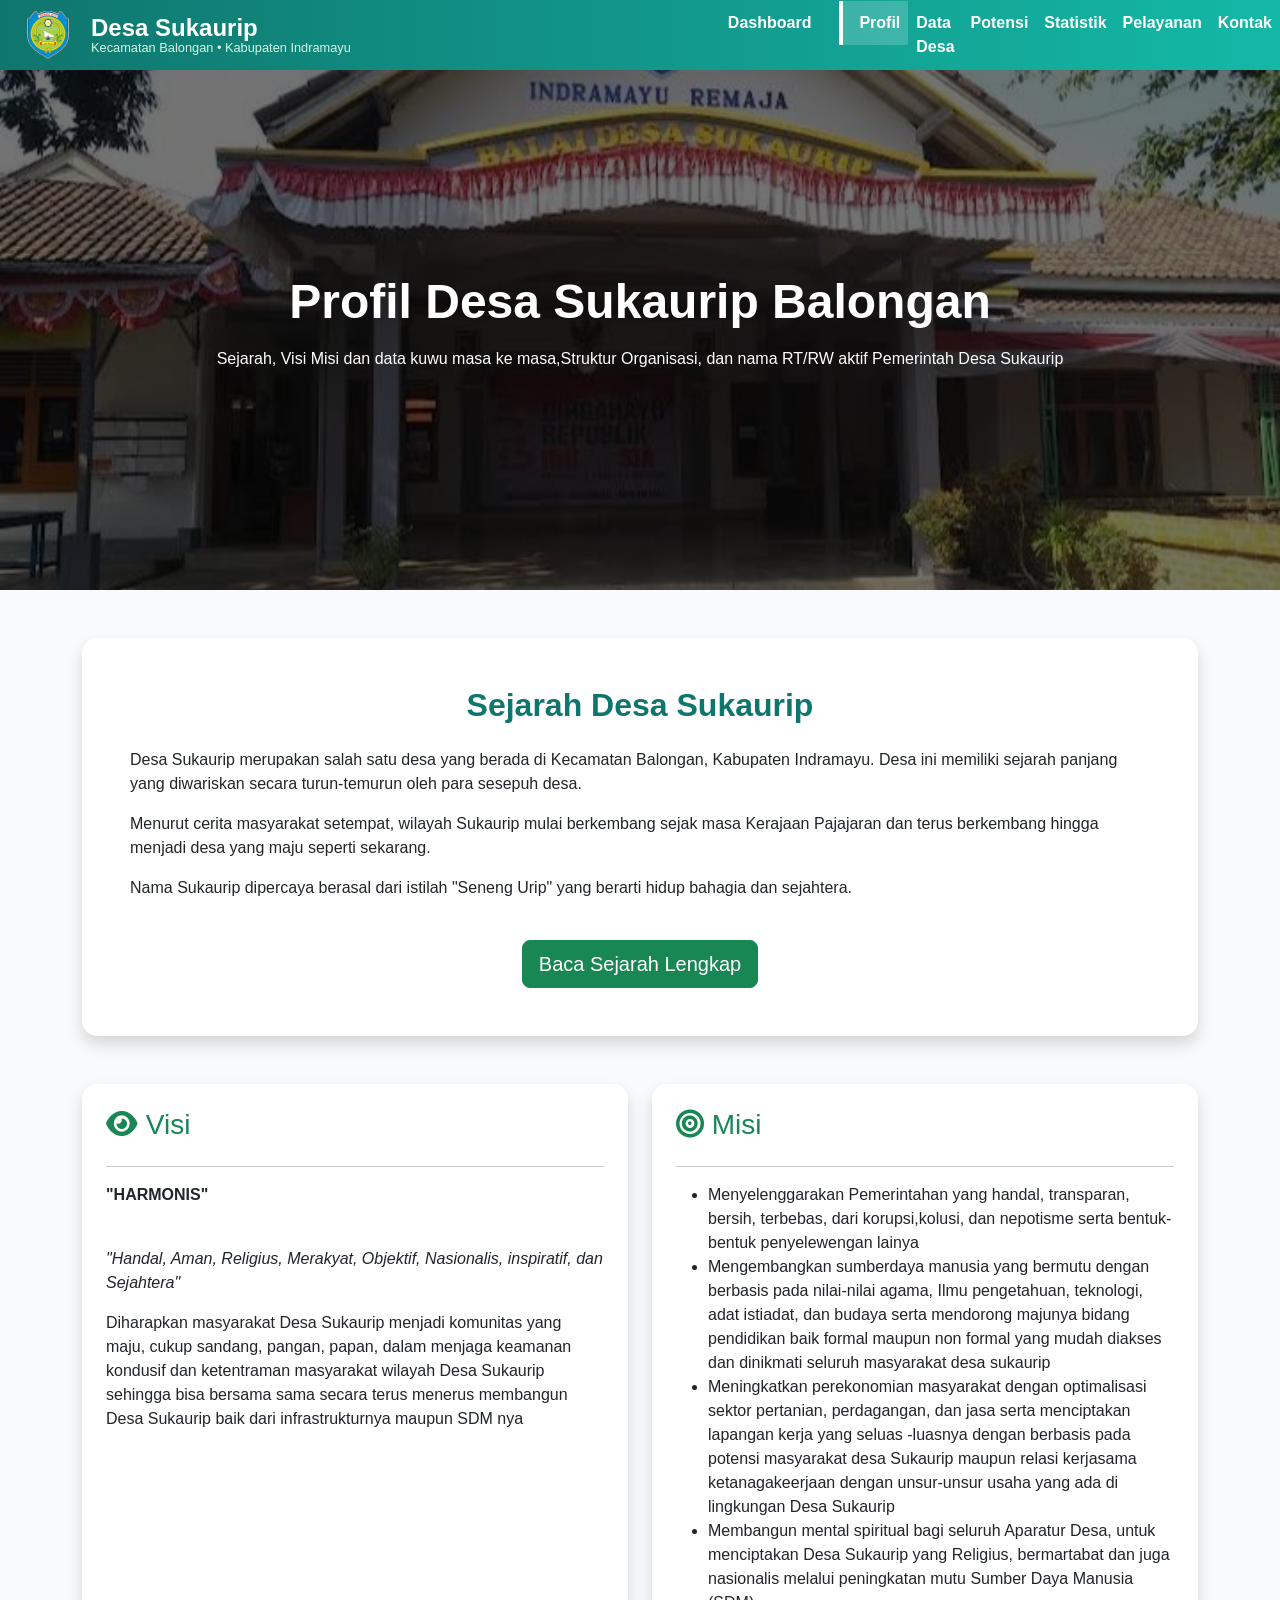
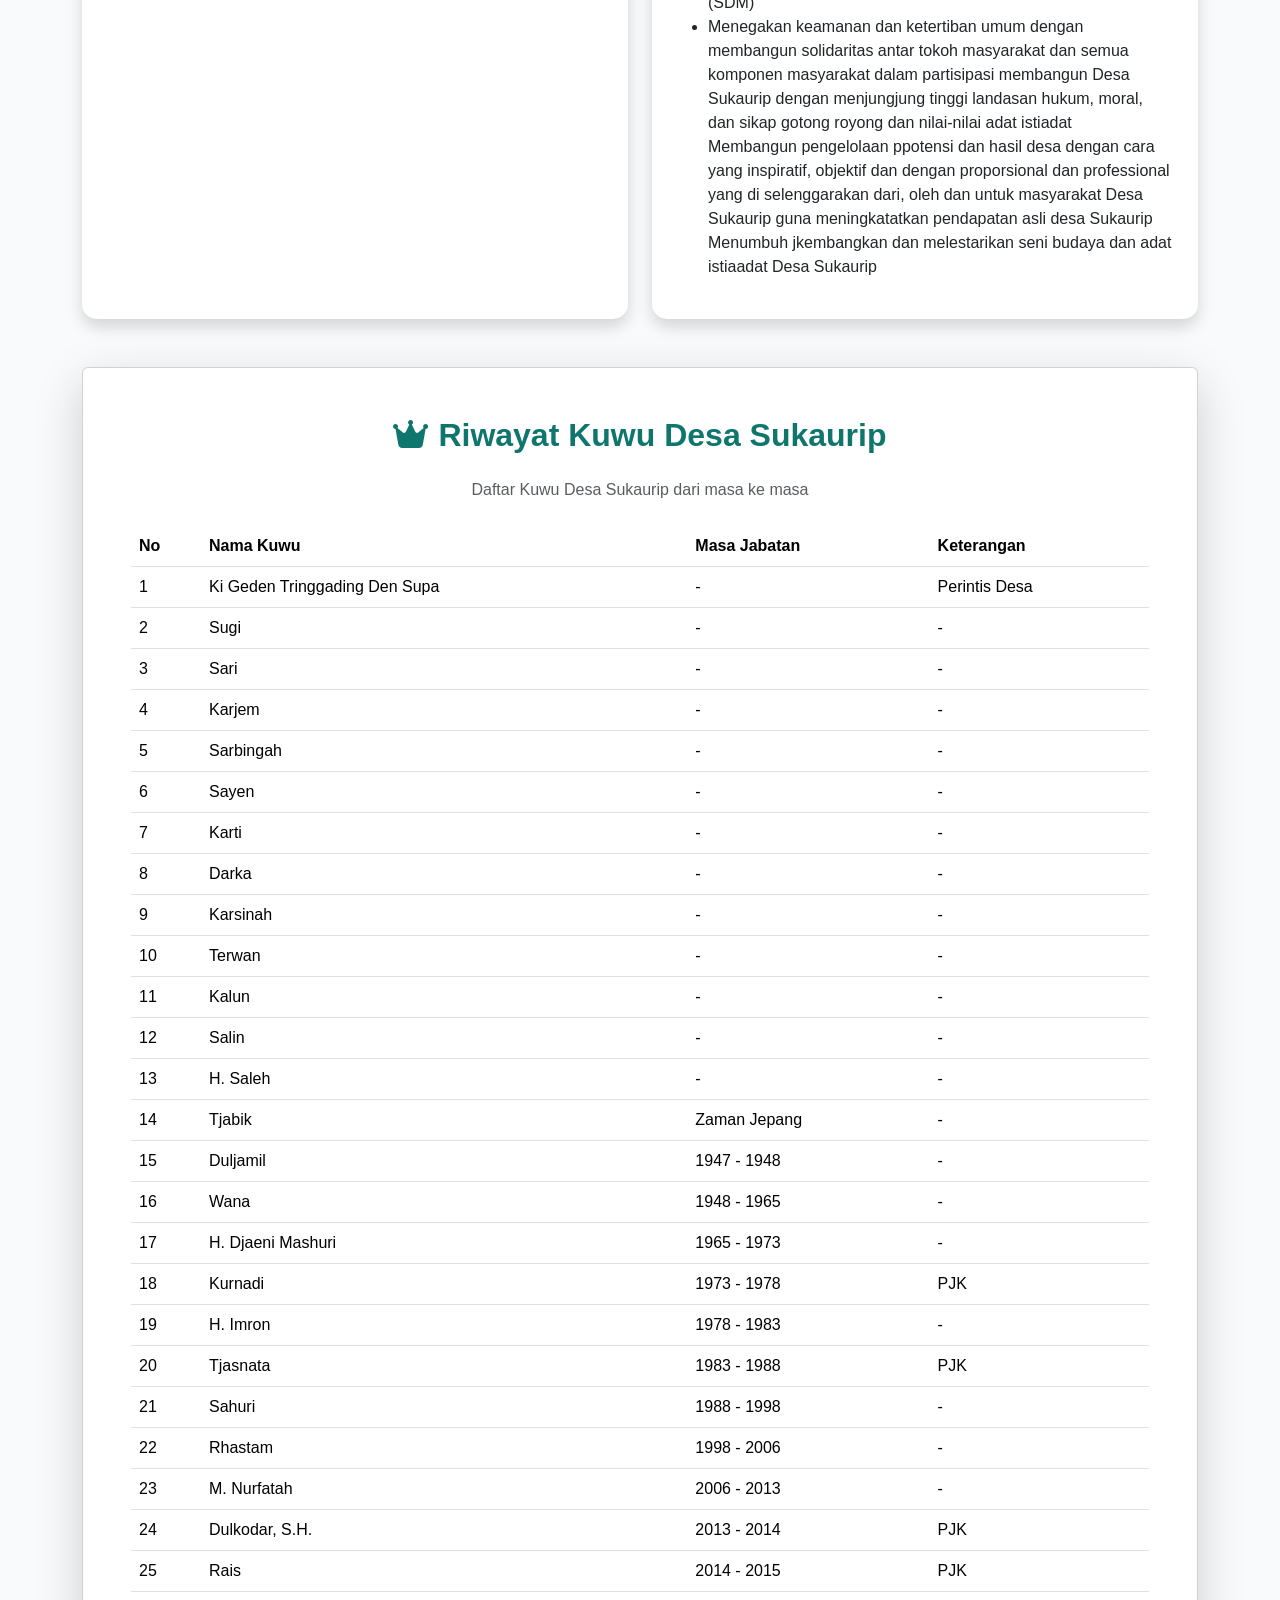
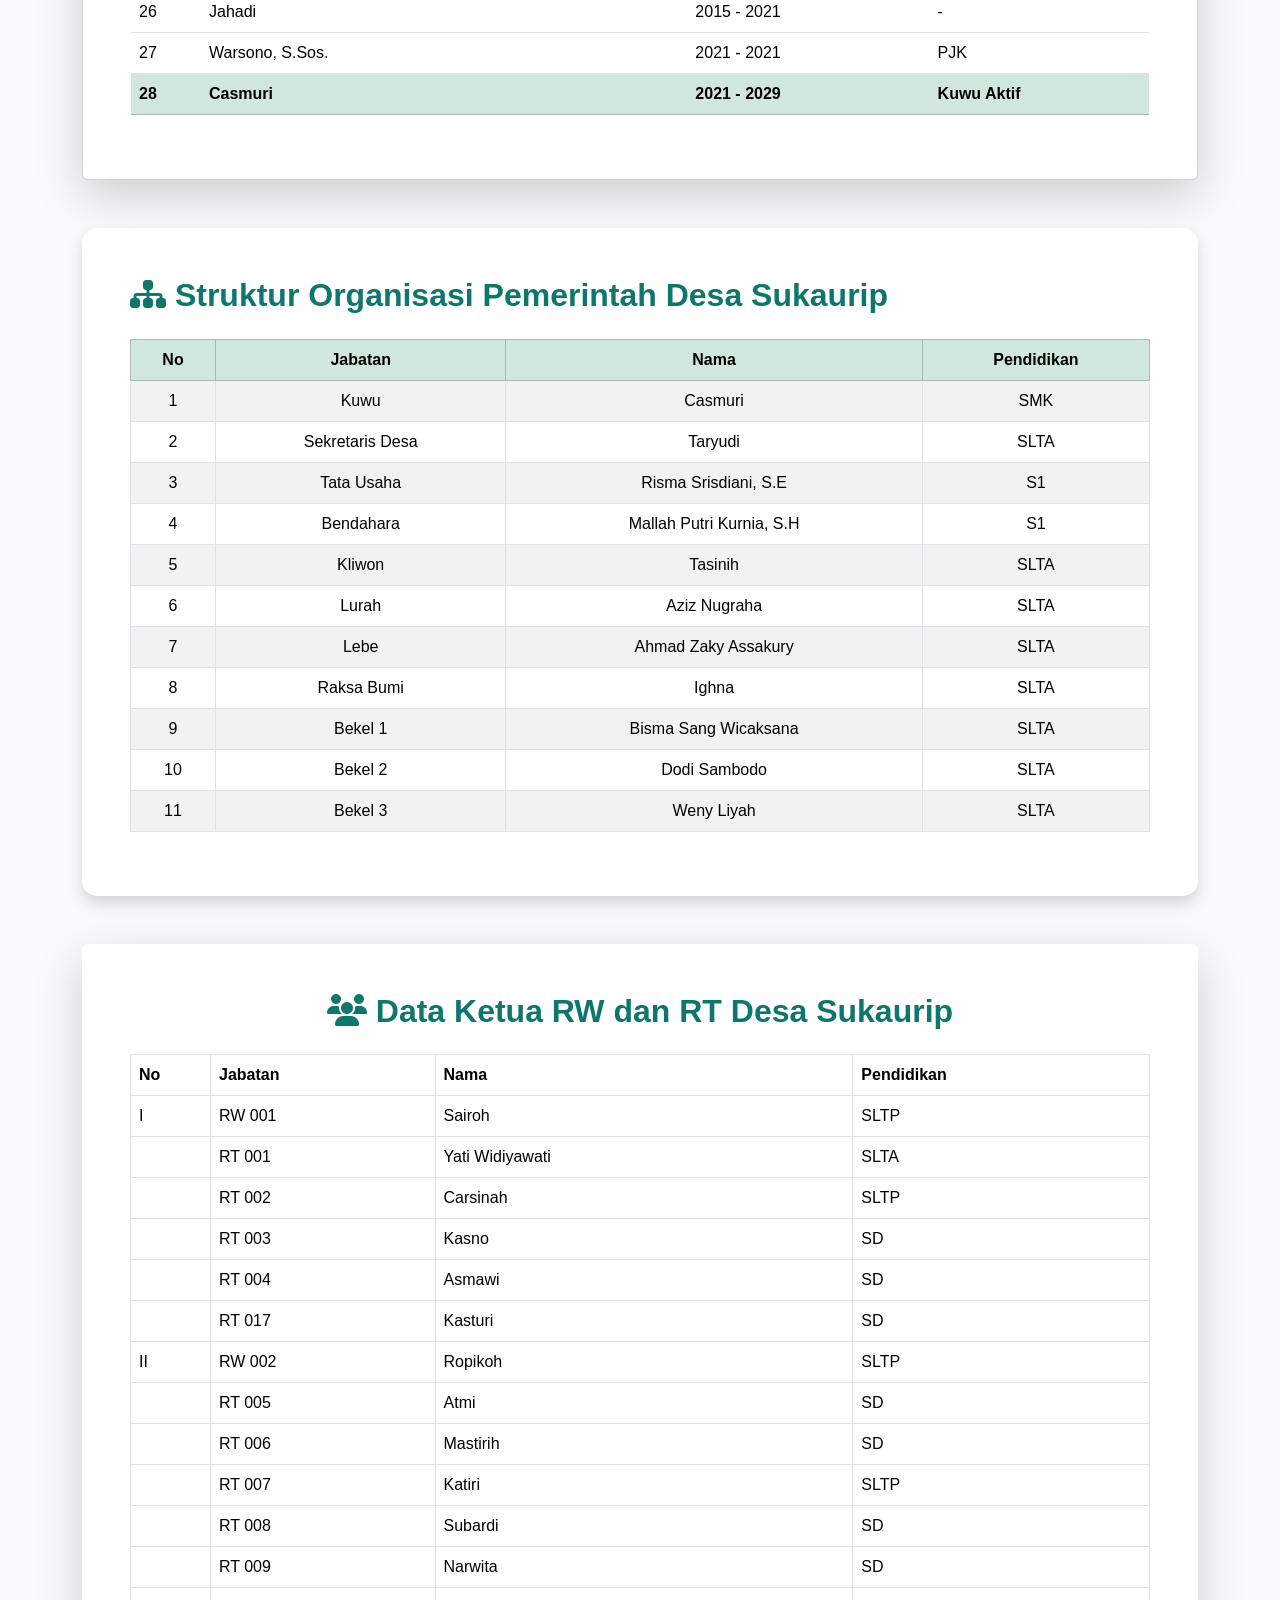
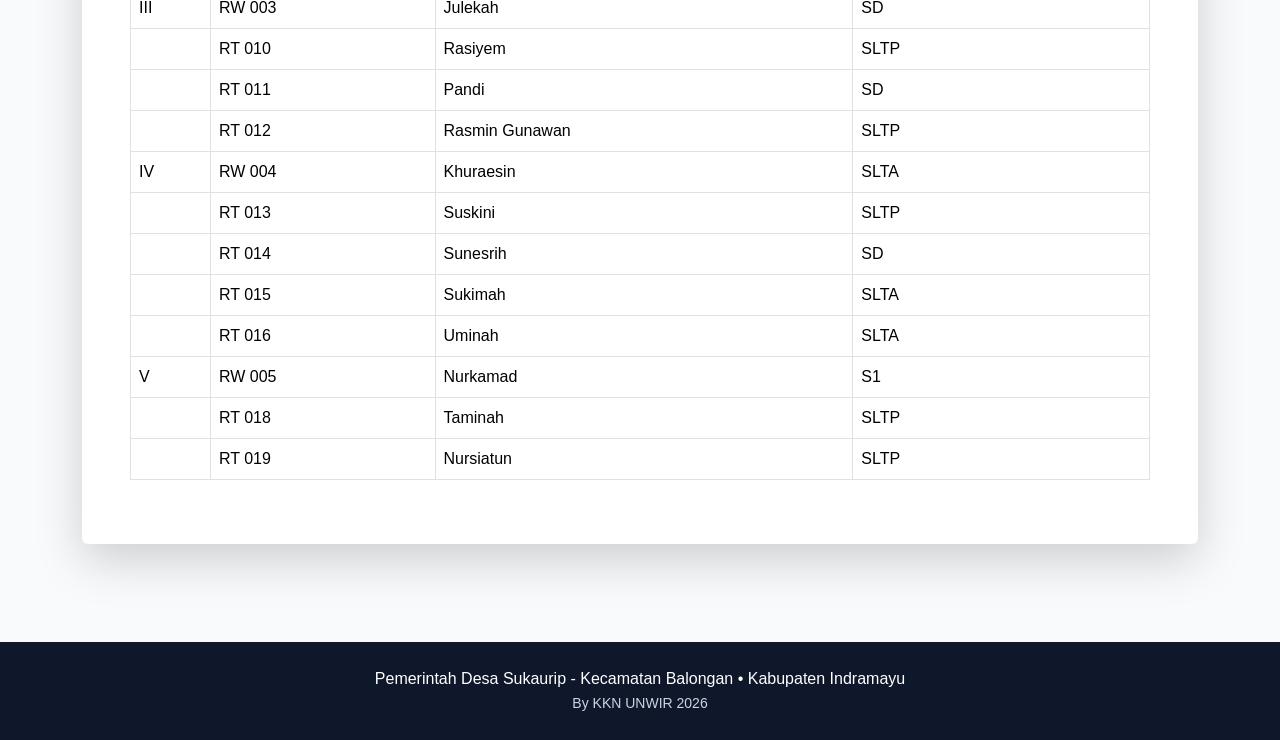
<file: profil.html>
<!DOCTYPE html>
<html lang="id">
<head>
<meta charset="UTF-8">
<meta name="viewport" content="width=device-width, initial-scale=1">

<title>Profil Desa Sukaurip</title>

<link href="https://cdn.jsdelivr.net/npm/bootstrap@5.3.3/dist/css/bootstrap.min.css" rel="stylesheet">
<link rel="stylesheet" href="https://cdnjs.cloudflare.com/ajax/libs/font-awesome/6.5.2/css/all.min.css">

<style>

:root{
    --primary:#0f766e;
    --secondary:#14b8a6;
    --dark:#0f172a;
}

body{
    font-family:'Segoe UI',sans-serif;
    background:#f8fafc;
    margin:0;
}

/* ===== NAVBAR ===== */
.navbar{
background:linear-gradient(90deg,var(--primary),var(--secondary));
padding:0;
min-height:70px;
}

.navbar-brand{
    display:flex;
    align-items:center;
    flex:1;
    min-width:0;
}

   .navbar .container-fluid{
    display:flex;
    align-items:center;
    justify-content:space-between;
    flex-wrap:nowrap;
}

.navbar-toggler{
margin-left:auto;
border:none;
box-shadow:none;
}

.navbar-toggler:focus{
box-shadow:none;
}

.navbar-brand img{
height:60px;
}
    .navbar .container-fluid{
    display:flex;
    align-items:center;
    justify-content:space-between;
    padding-left:8px !important;
    padding-right:8px !important;
}

.logo-text{
margin-left:3px;
line-height:1.1;
}

.desa-title{
color:white;
font-size:1.5rem;
font-weight:700;
}

.desa-subtitle{
color:#d1fae5;
font-size:.8rem;
}

.navbar-nav .nav-link{
    color:white !important;
    font-weight:600;
    padding:10px 15px;
    transition:.3s;
}

.navbar-nav .nav-link:hover{
    color:#d1fae5 !important;
}

.navbar-nav .nav-link.active{
    background:rgba(255,255,255,.18);
    border-left:4px solid #fff;
    color:#fff !important;
    border-radius:0;
    padding-left:16px;
    margin-left:20px;
}


.hero{
background:
linear-gradient(rgba(0,0,0,.55),rgba(0,0,0,.55)),
url("assets/balaidesa.jpeg");
background-size:cover;
background-position:center;
height:520px;
display:flex;
align-items:center;
justify-content:center;
text-align:center;
color:white;
}

.hero h1{
font-size:3rem;
font-weight:700;
}

.section-title{
color:var(--primary);
font-weight:700;
}

.card-custom{
border:none;
border-radius:15px;
transition:.3s;
}

.card-custom:hover{
transform:translateY(-5px);
}

.stat-icon{
font-size:35px;
color:var(--primary);
}

.footer{
    background:#0f172a;
    color:#fff;
    padding:25px 0;
    text-align:center;
    margin-top:50px;
}
@media(max-width:991px){

.hero{
    height:420px;
}

.hero h1{
    font-size:2rem;
}

.navbar-brand img{
    height:45px;
}
.navbar-nav{
    padding:0;
}

.navbar-nav .nav-link{
    padding:12px 18px;
}

.navbar-nav .nav-link.active{
    margin-left:20px;
    width:calc(100% - 20px);
}


/* TABEL RIWAYAT KUWU */

.kuwu-card{
border:none;
border-radius:20px;
overflow:hidden;
}

.kuwu-table thead{
background:linear-gradient(90deg,#0f766e,#14b8a6);
color:white;
}

.kuwu-table th{
padding:15px;
font-size:16px;
border:none;
}

.kuwu-table td{
padding:12px;
vertical-align:middle;
}

.kuwu-table tbody tr:hover{
background:#f0fdfa;
transition:.3s;
}

.badge-pjk{
background:#f59e0b;
padding:6px 10px;
border-radius:20px;
color:white;
font-size:12px;
}

.badge-aktif{
background:#16a34a;
padding:6px 10px;
border-radius:20px;
color:white;
font-size:12px;
}

.badge-kosong{
background:#e5e7eb;
padding:6px 10px;
border-radius:20px;
color:#374151;
font-size:12px;
}

/*KOLOM RT*/
/* TABEL RT RW */

.rt-table{
border-radius:15px;
overflow:hidden;
}

.rt-table thead{
background:linear-gradient(90deg,#0f766e,#14b8a6);
color:white;
}

.rt-table th{
padding:14px;
text-align:center;
border:none;
}

.rt-table td{
padding:12px;
vertical-align:middle;
}

.rw-row{
background:#d1fae5 !important;
font-weight:700;
color:#065f46;
}

.rt-row:hover{
background:#f0fdfa;
transition:.3s;
}

</style>
</head>

<body>

<!-- NAVBAR -->
<nav class="navbar navbar-expand-lg navbar-dark sticky-top">

    <div class="container-fluid px-1">

        <a class="navbar-brand" href="index.html">
            <img src="assets/logo.png" alt="Logo">

            <div class="logo-text">
                <div class="desa-title">Desa Sukaurip</div>
                <div class="desa-subtitle">
                    Kecamatan Balongan • Kabupaten Indramayu
                </div>
            </div>
        </a>

        <button class="navbar-toggler"
            type="button"
            data-bs-toggle="collapse"
            data-bs-target="#menu"
            aria-controls="menu"
            aria-expanded="false"
            aria-label="Toggle navigation">

            <span class="navbar-toggler-icon"></span>

        </button>

    </div>

    <div class="collapse navbar-collapse" id="menu">

        <ul class="navbar-nav ms-auto">

            <li class="nav-item">
                <a class="nav-link" href="index.html">Dashboard</a>
            </li>

            <li class="nav-item">
                <a class="nav-link active" href="profil.html">Profil</a>
            </li>

            <li class="nav-item">
                <a class="nav-link" href="data-desa.html">Data Desa</a>
            </li>

            <li class="nav-item">
                <a class="nav-link" href="potensi.html">Potensi</a>
            </li>

            <li class="nav-item">
                <a class="nav-link" href="statistik.html">Statistik</a>
            </li>

            <li class="nav-item">
                <a class="nav-link" href="pelayanan-publik.html">Pelayanan</a>
            </li>

            <li class="nav-item">
                <a class="nav-link" href="kontak.html">Kontak</a>
            </li>

        </ul>

    </div>

</nav>
<!-- HERO -->
<section class="hero">

<div class="container">

<h1>Profil Desa Sukaurip Balongan</h1>

<p class="mt-3">
Sejarah, Visi Misi dan data kuwu masa ke masa,Struktur Organisasi, dan nama RT/RW aktif Pemerintah Desa Sukaurip
</p>

</div>

</section>



    
<!-- SEJARAH -->
<section class="container py-5">

<div class="card card-custom shadow p-5">

<h2 class="section-title text-center mb-4">
Sejarah Desa Sukaurip
</h2>

<p>
Desa Sukaurip merupakan salah satu desa yang berada di Kecamatan Balongan,
Kabupaten Indramayu. Desa ini memiliki sejarah panjang yang diwariskan secara turun-temurun oleh para sesepuh desa.
</p>

<p>
Menurut cerita masyarakat setempat, wilayah Sukaurip mulai berkembang sejak masa Kerajaan Pajajaran dan terus berkembang hingga menjadi desa yang maju seperti sekarang.
</p>

<p>
Nama Sukaurip dipercaya berasal dari istilah "Seneng Urip" yang berarti hidup bahagia dan sejahtera.
</p>

<div class="text-center mt-4">

<a href="sejarah.html" class="btn btn-success btn-lg">
Baca Sejarah Lengkap
</a>

</div>

</div>

</section>

    
<!-- VISI MISI -->
<section class="container pb-5">

<div class="row g-4">

<div class="col-md-6">

<div class="card card-custom shadow p-4 h-100">

<h3 class="text-success">
<i class="fa-solid fa-eye"></i> Visi
</h3>

<hr>

<p>
    <b> 
"HARMONIS"
    </b>
</p>
    <br>
<p>
    <i>
"Handal, Aman, Religius, Merakyat, Objektif, Nasionalis, inspiratif, dan Sejahtera"</i>
</p>
<p>Diharapkan masyarakat Desa Sukaurip menjadi komunitas yang maju, cukup sandang, pangan, papan, dalam menjaga keamanan kondusif dan ketentraman masyarakat wilayah Desa Sukaurip sehingga bisa bersama sama secara terus menerus membangun Desa Sukaurip baik dari infrastrukturnya maupun SDM nya</p>
</div>

</div>

<div class="col-md-6">

<div class="card card-custom shadow p-4 h-100">

<h3 class="text-success">
<i class="fa-solid fa-bullseye"></i> Misi
</h3>

<hr>

<ul>
<li>Menyelenggarakan Pemerintahan yang handal, transparan, bersih, terbebas, dari korupsi,kolusi, dan nepotisme serta bentuk-bentuk penyelewengan lainya</li>
<li>Mengembangkan sumberdaya manusia yang bermutu dengan berbasis pada nilai-nilai agama, Ilmu pengetahuan, teknologi, adat istiadat, dan budaya serta mendorong majunya bidang pendidikan baik formal maupun non formal yang mudah diakses dan dinikmati seluruh masyarakat desa sukaurip</li>
<li>Meningkatkan perekonomian masyarakat dengan optimalisasi sektor pertanian, perdagangan, dan jasa serta menciptakan lapangan kerja yang seluas -luasnya dengan berbasis pada potensi masyarakat desa Sukaurip maupun relasi kerjasama ketanagakeerjaan dengan unsur-unsur usaha yang ada di lingkungan Desa Sukaurip</li>
<li>Membangun mental spiritual bagi seluruh Aparatur Desa, untuk menciptakan Desa Sukaurip yang Religius, bermartabat dan juga nasionalis melalui peningkatan mutu Sumber Daya Manusia (SDM)</li>
<li>Menegakan keamanan dan ketertiban umum dengan membangun solidaritas antar tokoh masyarakat dan semua komponen masyarakat dalam partisipasi membangun Desa Sukaurip dengan menjungjung tinggi landasan hukum, moral, dan sikap gotong royong dan nilai-nilai adat istiadat</li>
<Ii>Membangun pengelolaan ppotensi dan hasil desa dengan cara yang inspiratif, objektif dan dengan proporsional dan professional yang di selenggarakan dari, oleh dan untuk masyarakat Desa Sukaurip guna meningkatatkan pendapatan asli desa Sukaurip</Ii>
<Ii>Menumbuh jkembangkan dan melestarikan seni budaya dan adat istiaadat Desa Sukaurip</Ii>
</ul>
</div>
</div>
</div>
</section>

    
<!-- RIWAYAT KUWU -->
<section class="container pb-5">
<div class="card kuwu-card shadow-lg">
<div class="card-body p-5">
<h2 class="section-title text-center mb-4">
<i class="fa-solid fa-crown"></i>
Riwayat Kuwu Desa Sukaurip
</h2>
<p class="text-center text-muted mb-4">
Daftar Kuwu Desa Sukaurip dari masa ke masa
</p>
<div class="table-responsive">
<table class="table kuwu-table align-middle">

<thead>
<tr>
<th width="70">No</th>
<th>Nama Kuwu</th>
<th>Masa Jabatan</th>
<th>Keterangan</th>
</tr>
</thead>

<tbody>
<tr>
<td>1</td>
<td>Ki Geden Tringgading Den Supa</td>
<td>-</td>
<td><span class="badge-kosong">Perintis Desa</span></td>
</tr>

<tr>
<td>2</td>
<td>Sugi</td>
<td>-</td>
<td><span class="badge-kosong">-</span></td>
</tr>

<tr>
<td>3</td>
<td>Sari</td>
<td>-</td>
<td><span class="badge-kosong">-</span></td>
</tr>

<tr>
<td>4</td>
<td>Karjem</td>
<td>-</td>
<td><span class="badge-kosong">-</span></td>
</tr>

<tr>
<td>5</td>
<td>Sarbingah</td>
<td>-</td>
<td><span class="badge-kosong">-</span></td>
</tr>

<tr>
<td>6</td>
<td>Sayen</td>
<td>-</td>
<td><span class="badge-kosong">-</span></td>
</tr>

<tr>
<td>7</td>
<td>Karti</td>
<td>-</td>
<td><span class="badge-kosong">-</span></td>
</tr>

<tr>
<td>8</td>
<td>Darka</td>
<td>-</td>
<td><span class="badge-kosong">-</span></td>
</tr>

<tr>
<td>9</td>
<td>Karsinah</td>
<td>-</td>
<td><span class="badge-kosong">-</span></td>
</tr>

<tr>
<td>10</td>
<td>Terwan</td>
<td>-</td>
<td><span class="badge-kosong">-</span></td>
</tr>

<tr>
<td>11</td>
<td>Kalun</td>
<td>-</td>
<td><span class="badge-kosong">-</span></td>
</tr>

<tr>
<td>12</td>
<td>Salin</td>
<td>-</td>
<td><span class="badge-kosong">-</span></td>
</tr>

<tr>
<td>13</td>
<td>H. Saleh</td>
<td>-</td>
<td><span class="badge-kosong">-</span></td>
</tr>

<tr>
<td>14</td>
<td>Tjabik</td>
<td>Zaman Jepang</td>
<td><span class="badge-kosong">-</span></td>
</tr>

<tr>
<td>15</td>
<td>Duljamil</td>
<td>1947 - 1948</td>
<td><span class="badge-kosong">-</span></td>
</tr>

<tr>
<td>16</td>
<td>Wana</td>
<td>1948 - 1965</td>
<td><span class="badge-kosong">-</span></td>
</tr>

<tr>
<td>17</td>
<td>H. Djaeni Mashuri</td>
<td>1965 - 1973</td>
<td><span class="badge-kosong">-</span></td>
</tr>

<tr>
<td>18</td>
<td>Kurnadi</td>
<td>1973 - 1978</td>
<td><span class="badge-pjk">PJK</span></td>
</tr>

<tr>
<td>19</td>
<td>H. Imron</td>
<td>1978 - 1983</td>
<td><span class="badge-kosong">-</span></td>
</tr>

<tr>
<td>20</td>
<td>Tjasnata</td>
<td>1983 - 1988</td>
<td><span class="badge-pjk">PJK</span></td>
</tr>

<tr>
<td>21</td>
<td>Sahuri</td>
<td>1988 - 1998</td>
<td><span class="badge-kosong">-</span></td>
</tr>

<tr>
<td>22</td>
<td>Rhastam</td>
<td>1998 - 2006</td>
<td><span class="badge-kosong">-</span></td>
</tr>

<tr>
<td>23</td>
<td>M. Nurfatah</td>
<td>2006 - 2013</td>
<td><span class="badge-kosong">-</span></td>
</tr>

<tr>
<td>24</td>
<td>Dulkodar, S.H.</td>
<td>2013 - 2014</td>
<td><span class="badge-pjk">PJK</span></td>
</tr>

<tr>
<td>25</td>
<td>Rais</td>
<td>2014 - 2015</td>
<td><span class="badge-pjk">PJK</span></td>
</tr>

<tr>
<td>26</td>
<td>Jahadi</td>
<td>2015 - 2021</td>
<td><span class="badge-kosong">-</span></td>
</tr>

<tr>
<td>27</td>
<td>Warsono, S.Sos.</td>
<td>2021 - 2021</td>
<td><span class="badge-pjk">PJK</span></td>
</tr>

<tr class="table-success fw-bold">
<td>28</td>
<td>Casmuri</td>
<td>2021 - 2029</td>
<td><span class="badge-aktif">Kuwu Aktif</span></td>
</tr>
</tbody>
</table>
</div>
</div>
</div>
</section>

<!-- STRUKTUR ORGANISASI -->
<section class="container pb-5">

<div class="card card-custom shadow p-5">

<h2 class="section-title mb-4">
<i class="fa-solid fa-sitemap"></i>
Struktur Organisasi Pemerintah Desa Sukaurip
</h2>

<div class="table-responsive">
<table class="table table-bordered table-striped text-center">
<thead class="table-success">

<tr>
<th>No</th>
<th>Jabatan</th>
<th>Nama</th>
<th>Pendidikan</th>
</tr>
</thead>

<tbody>
<tr><td>1</td><td>Kuwu</td><td>Casmuri</td><td>SMK</td></tr>
<tr><td>2</td><td>Sekretaris Desa</td><td>Taryudi</td><td>SLTA</td></tr>
<tr><td>3</td><td>Tata Usaha</td><td>Risma Srisdiani, S.E</td><td>S1</td></tr>
<tr><td>4</td><td>Bendahara</td><td>Mallah Putri Kurnia, S.H</td><td>S1</td></tr>
<tr><td>5</td><td>Kliwon</td><td>Tasinih</td><td>SLTA</td></tr>
<tr><td>6</td><td>Lurah</td><td>Aziz Nugraha</td><td>SLTA</td></tr>
<tr><td>7</td><td>Lebe</td><td>Ahmad Zaky Assakury</td><td>SLTA</td></tr>
<tr><td>8</td><td>Raksa Bumi</td><td>Ighna</td><td>SLTA</td></tr>
<tr><td>9</td><td>Bekel 1</td><td>Bisma Sang Wicaksana</td><td>SLTA</td></tr>
<tr><td>10</td><td>Bekel 2</td><td>Dodi Sambodo</td><td>SLTA</td></tr>
<tr><td>11</td><td>Bekel 3</td><td>Weny Liyah</td><td>SLTA</td></tr>
</tbody>
</table>
</div>
</div>
</section>

<!-- DATA RW DAN RT -->
<section class="container pb-5">
<div class="card shadow-lg border-0">
<div class="card-body p-5">

<h2 class="section-title text-center mb-4">
<i class="fa-solid fa-users"></i>
Data Ketua RW dan RT Desa Sukaurip
</h2>

<div class="table-responsive">
<table class="table rt-table table-bordered align-middle">
<thead>

<tr>
<th width="80">No</th>
<th>Jabatan</th>
<th>Nama</th>
<th>Pendidikan</th>
</tr>
</thead>
    
<tbody>

<tr class="rw-row">
<td>I</td>
<td>RW 001</td>
<td>Sairoh</td>
<td>SLTP</td>
</tr>

<tr class="rt-row"><td></td><td>RT 001</td><td>Yati Widiyawati</td><td>SLTA</td></tr>
<tr class="rt-row"><td></td><td>RT 002</td><td>Carsinah</td><td>SLTP</td></tr>
<tr class="rt-row"><td></td><td>RT 003</td><td>Kasno</td><td>SD</td></tr>
<tr class="rt-row"><td></td><td>RT 004</td><td>Asmawi</td><td>SD</td></tr>
<tr class="rt-row"><td></td><td>RT 017</td><td>Kasturi</td><td>SD</td></tr>

<tr class="rw-row">
<td>II</td>
<td>RW 002</td>
<td>Ropikoh</td>
<td>SLTP</td>
</tr>

<tr class="rt-row"><td></td><td>RT 005</td><td>Atmi</td><td>SD</td></tr>
<tr class="rt-row"><td></td><td>RT 006</td><td>Mastirih</td><td>SD</td></tr>
<tr class="rt-row"><td></td><td>RT 007</td><td>Katiri</td><td>SLTP</td></tr>
<tr class="rt-row"><td></td><td>RT 008</td><td>Subardi</td><td>SD</td></tr>
<tr class="rt-row"><td></td><td>RT 009</td><td>Narwita</td><td>SD</td></tr>

<tr class="rw-row">
<td>III</td>
<td>RW 003</td>
<td>Julekah</td>
<td>SD</td>
</tr>

<tr class="rt-row"><td></td><td>RT 010</td><td>Rasiyem</td><td>SLTP</td></tr>
<tr class="rt-row"><td></td><td>RT 011</td><td>Pandi</td><td>SD</td></tr>
<tr class="rt-row"><td></td><td>RT 012</td><td>Rasmin Gunawan</td><td>SLTP</td></tr>

<tr class="rw-row">
<td>IV</td>
<td>RW 004</td>
<td>Khuraesin</td>
<td>SLTA</td>
</tr>

<tr class="rt-row"><td></td><td>RT 013</td><td>Suskini</td><td>SLTP</td></tr>
<tr class="rt-row"><td></td><td>RT 014</td><td>Sunesrih</td><td>SD</td></tr>
<tr class="rt-row"><td></td><td>RT 015</td><td>Sukimah</td><td>SLTA</td></tr>
<tr class="rt-row"><td></td><td>RT 016</td><td>Uminah</td><td>SLTA</td></tr>

<tr class="rw-row">
<td>V</td>
<td>RW 005</td>
<td>Nurkamad</td>
<td>S1</td>
</tr>

<tr class="rt-row"><td></td><td>RT 018</td><td>Taminah</td><td>SLTP</td></tr>
<tr class="rt-row"><td></td><td>RT 019</td><td>Nursiatun</td><td>SLTP</td></tr>

</tbody>
</table>
</div>
</div>
</div>
</section>

<!-- FOOTER -->
<footer class="footer">
    <div class="container">
        <p class="mb-0">
            Pemerintah Desa Sukaurip - Kecamatan Balongan • Kabupaten Indramayu
        </p>
        <small style="color:#cbd5e1;">
            By KKN UNWIR 2026
        </small>
    </div>
</footer>
</footer>

<script src="https://cdn.jsdelivr.net/npm/bootstrap@5.3.3/dist/js/bootstrap.bundle.min.js"></script>
</body>
</html>
</file>
